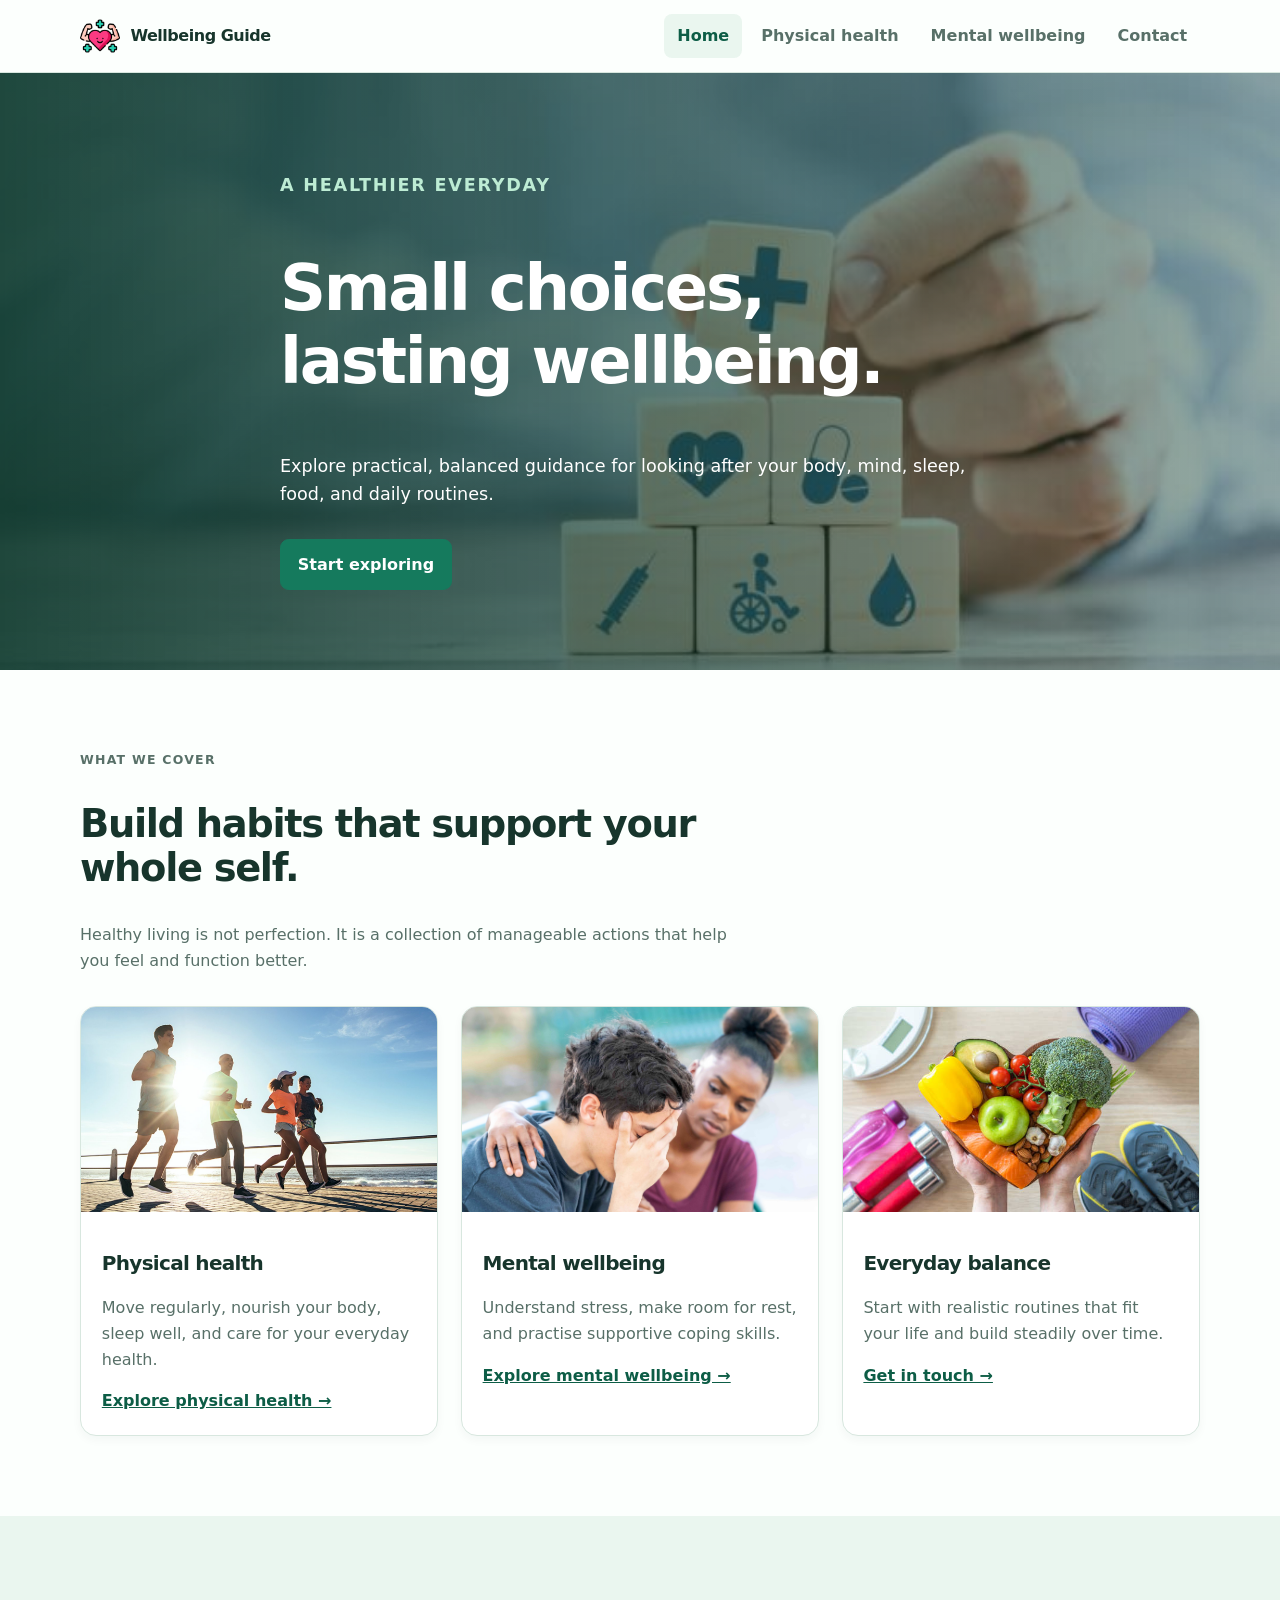
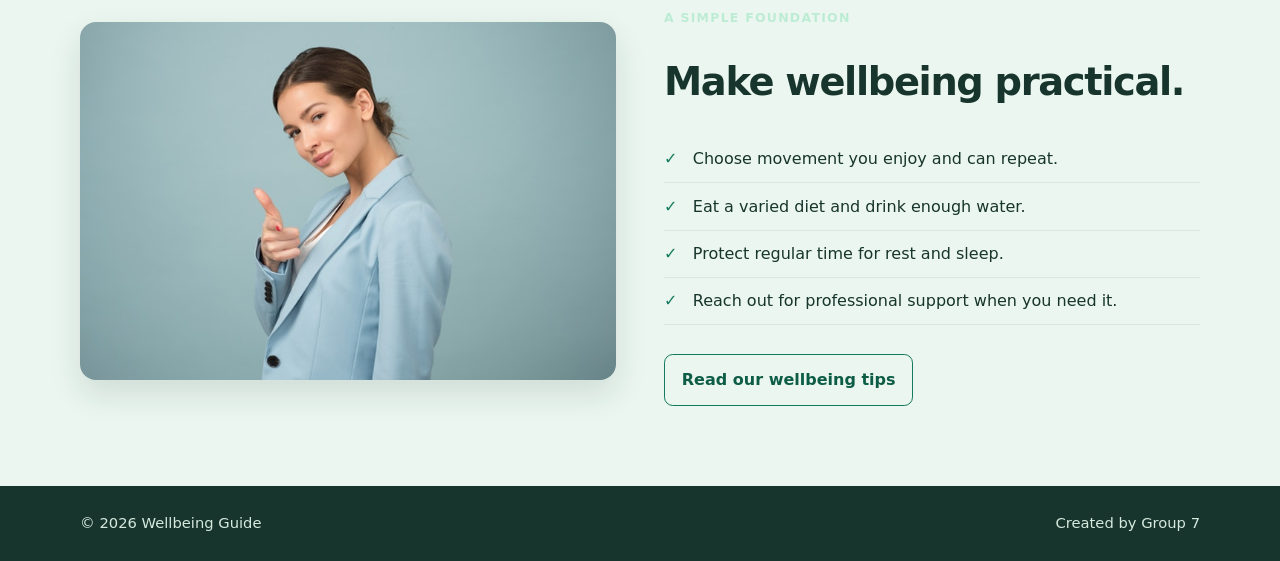
<file: index.html>
<!doctype html>
<html lang="en">

<head>
    <meta charset="utf-8">
    <meta name="viewport" content="width=device-width, initial-scale=1">
    <meta name="description" content="Practical guidance for a healthier body and mind.">
    <title>Wellbeing Guide | Healthy Lifestyle</title>
    <link rel="icon" href="assets/images/better-health.png">
    <link rel="stylesheet" href="assets/css/styles.css">
    <script src="assets/js/main.js" defer></script>
</head>

<body>
    <header class="site-header">
        <div class="container nav-wrap"><a class="brand" href="index.html"><img src="assets/images/better-health.png"
                    alt="Healthy Lifestyle logo">Wellbeing Guide</a><button class="menu-toggle" aria-expanded="false"
                aria-controls="primary-navigation">Menu</button>
            <nav>
                <ul class="nav-list" id="primary-navigation">
                    <li><a href="index.html" aria-current="page">Home</a></li>
                    <li><a href="pages/physical-health.html">Physical health</a></li>
                    <li><a href="pages/mental-wellbeing.html">Mental wellbeing</a></li>
                    <li><a href="pages/contact.html">Contact</a></li>
                </ul>
            </nav>
        </div>
    </header>
    <main>
        <section class="hero">
            <div class="container hero-content">
                <p class="eyebrow">A healthier everyday</p>
                <h1>Small choices, lasting wellbeing.</h1>
                <p>Explore practical, balanced guidance for looking after your body, mind, sleep, food, and daily
                    routines.</p><a class="button" href="#start">Start exploring</a>
            </div>
        </section>
        <section class="section" id="start">
            <div class="container">
                <div class="section-heading">
                    <p class="eyebrow">What we cover</p>
                    <h2>Build habits that support your whole self.</h2>
                    <p>Healthy living is not perfection. It is a collection of manageable actions that help you feel and
                        function better.</p>
                </div>
                <div class="grid">
                    <article class="card"><img src="assets/images/phy.jpg" alt="A person representing physical health">
                        <div class="card-body">
                            <h3>Physical health</h3>
                            <p>Move regularly, nourish your body, sleep well, and care for your everyday health.</p><a
                                href="pages/physical-health.html">Explore physical health →</a>
                        </div>
                    </article>
                    <article class="card"><img src="assets/images/men3.jpg"
                            alt="Person resting in a peaceful outdoor setting">
                        <div class="card-body">
                            <h3>Mental wellbeing</h3>
                            <p>Understand stress, make room for rest, and practise supportive coping skills.</p><a
                                href="pages/mental-wellbeing.html">Explore mental wellbeing →</a>
                        </div>
                    </article>
                    <article class="card"><img src="assets/images/eating.jpg" alt="A nutritious meal">
                        <div class="card-body">
                            <h3>Everyday balance</h3>
                            <p>Start with realistic routines that fit your life and build steadily over time.</p><a
                                href="pages/contact.html">Get in touch →</a>
                        </div>
                    </article>
                </div>
            </div>
        </section>
        <section class="section alt">
            <div class="container split"><img src="assets/images/way.jpg" alt="Person enjoying a calm moment outdoors">
                <div>
                    <p class="eyebrow">A simple foundation</p>
                    <h2>Make wellbeing practical.</h2>
                    <ul class="checklist">
                        <li>Choose movement you enjoy and can repeat.</li>
                        <li>Eat a varied diet and drink enough water.</li>
                        <li>Protect regular time for rest and sleep.</li>
                        <li>Reach out for professional support when you need it.</li>
                    </ul><a class="button secondary" href="pages/mental-wellbeing.html">Read our wellbeing tips</a>
                </div>
            </div>
        </section>
    </main>
    <footer class="site-footer">
        <div class="container footer-content"><span>© 2026 Wellbeing Guide</span><span>Created by Group 7</span></div>
    </footer>
</body>

</html>
</file>
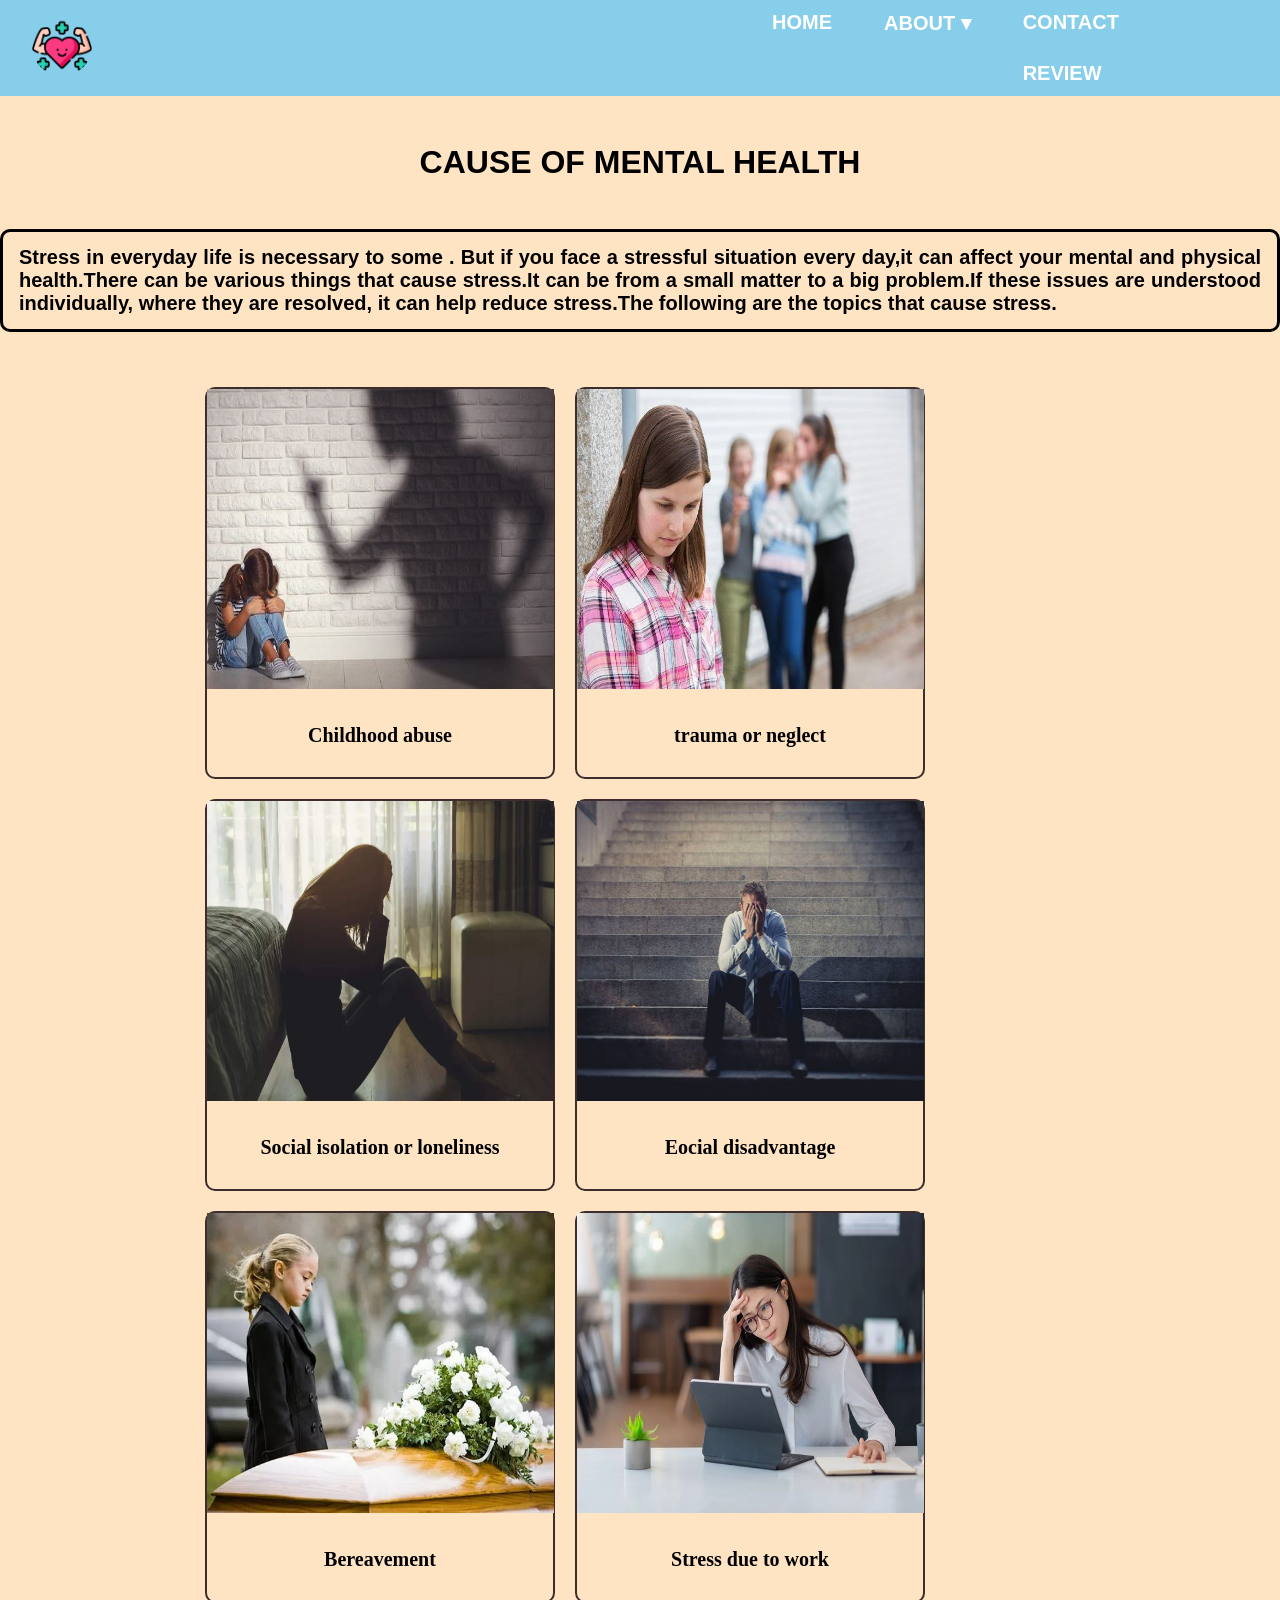
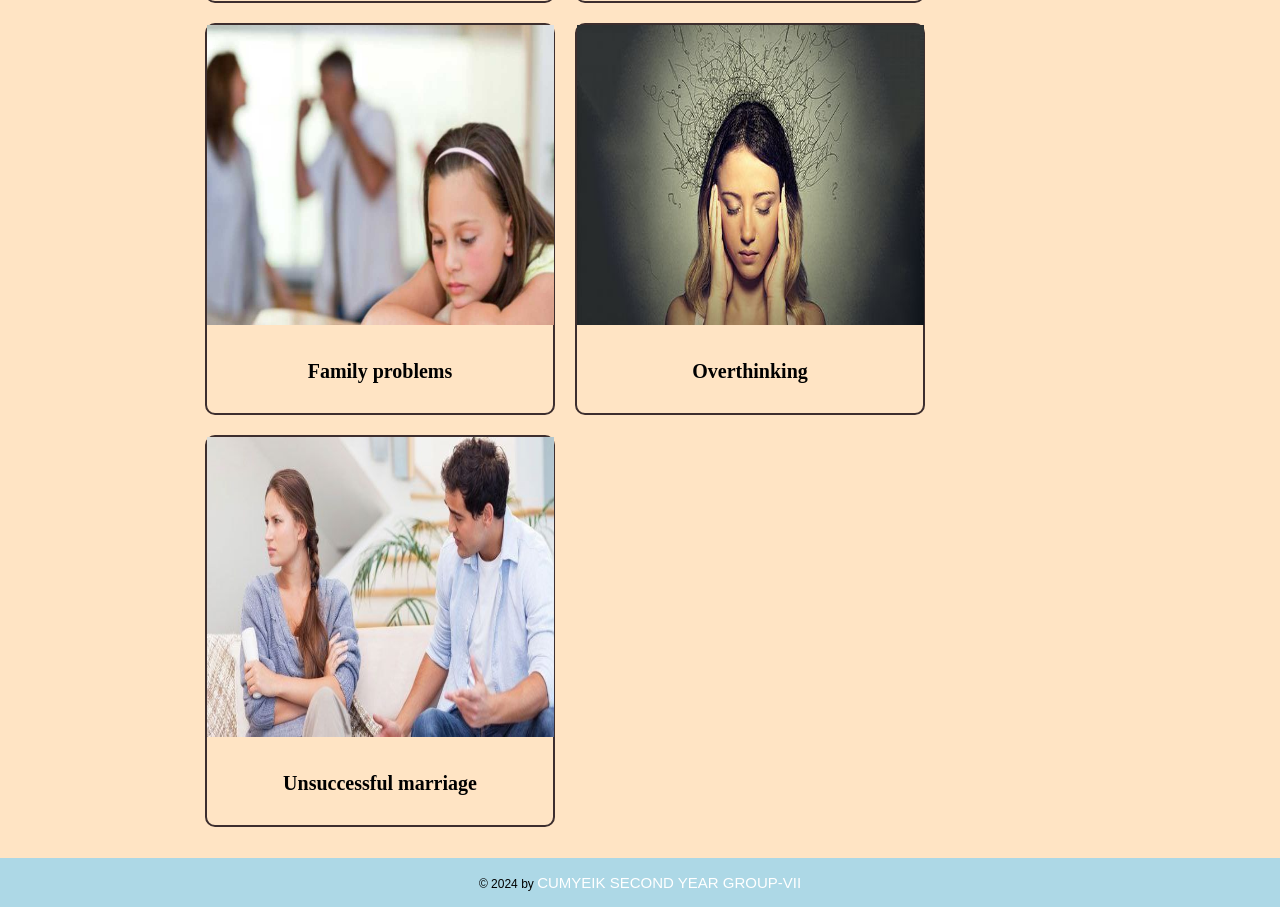
<file: a.html>
<!DOCTYPE html>
 <html lang="en">
    <head>
        <link href="a.html" rel="stylesheet">
        <link rel="icon" href="images/medical-team.png">
        <link rel="stylesheet" href="css/navbar.css">
        <style>
            h1{
                font-family:sans-serif;
                color: black;
                text-align: center;
                margin-top: 3rem;
                margin-bottom: 3rem;
            }
            p{ 
                text-align: justify;
                font-family:sans-serif;
                font-size: 20px;
                font-weight: bold;
                border: 3px solid #000000;
                border-radius: 10px;
                padding: 14px 16px;
            }
            
            .container{
                max-width: 1200px;
                overflow: auto;
                margin-left: 200px;
                margin-top: 50px;
            }
            .gallery {
                margin: 5px 15px 15px 5px;
                border: 2px solid #3d2e2e;
                float: left;
                width: 350px;
                border-radius: 10px;
            }
            .gallery img{
                width: 347px;
                height: 300px;
            }
            .desc{
                padding: 30px;
                text-align: center;
            }
            div{
                font-size: 20px;
                font-family: 'Times New Roman', Times, serif ;
                font-weight: bold;
            }
            .footer{
    background-color: lightblue;
    border-top: var(--border-color);
    position: relative;
    bottom: 0; left: 0; right: 0;
    text-align: center;
    font-size: 1.3rem;
    padding: 1rem 1rem;
    color:var(--text-color);
    margin-top: 1rem;
    z-index: 1000;
    font-size: 12px;
  }
  .footer span{
    color: white;
    font-size: 15px;
  }
        </style>
    </head>
<body>
    <div><img src="images/better-health.png" class="logo"></div>
    <div class="nav">
    <ul>
        <li><a href="index.html">HOME</a></li>
        <li class="dropdown">
            <a href="#" class="dropbtn">ABOUT &dtrif;</a>
            <div class="dropdown-content">
              <a href="physicalhealth.html">Physical Health</a>
              <a href="mentalhealth.html">Mental Health</a>
            </div>
          </li>
        <li><a href="contact.html">CONTACT</a></li>
        <li><a href="review.html">REVIEW</a></li>
    </ul>
</div>
<h1>CAUSE OF MENTAL HEALTH</h1>
    <p >
        Stress in everyday life is necessary to some . But if you face a stressful situation every day,it can affect your mental and physical health.There can be various things that cause stress.It can be from a small matter to a big problem.If these issues are understood individually, where they are resolved, it can help reduce stress.The following are the topics that cause stress.  
    </p>

    <div class="container">

        <div class="gallery">
            <img src="images/ch1.jpg" >
            <div class="desc">Childhood abuse</div>    
        </div>

        <div class="gallery">
            <img src="images/t.jpg" >
            <div class="desc">trauma or neglect</div>    
        </div>

        <div class="gallery">
            <img src="images/so4.jpg" >
            <div class="desc">Social isolation or loneliness</div>    
        </div>

        <div class="gallery">
            <img src="images/eco.jpg">
            <div class="desc">Eocial disadvantage</div>    
        </div>

        <div class="gallery">
            <img src="images/de.webp" >
            <div class="desc">Bereavement </div>    
        </div>

        <div class="gallery">
            <img src="images/ww.jpg" >
            <div class="desc">Stress due to work</div>    
        </div>

        <div class="gallery">
            <img src="images/c.jpg" >
            <div class="desc">Family problems</div>    
        </div>

        <div class="gallery">
            <img src="images/over.jpg" >
            <div class="desc">Overthinking</div>    
        </div>
        <div class="gallery">
            <img src="images/mm.jpg">
            <div class="desc">Unsuccessful marriage</div>    
        </div>

    </div>
    <footer class="footer">
        &copy; 2024 by <span>CUMYEIK SECOND YEAR GROUP-VII</span> 
     </footer>
</body>
 </html>
</file>
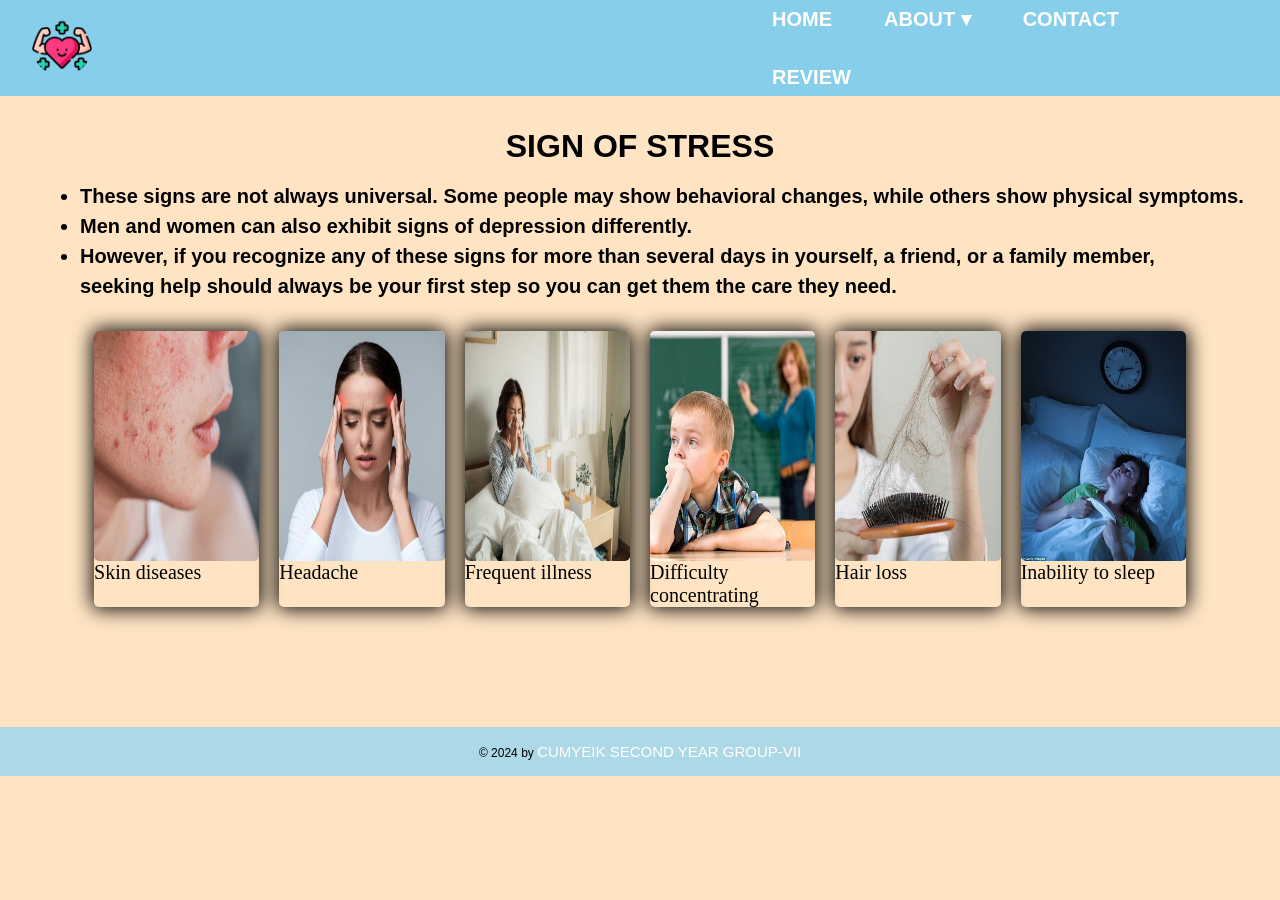
<file: b.html>
<!DOCTYPE html>
 <html lang="en">
    <head>
        <link href="b.html" rel="stylesheet">
        <link rel="icon" href="images/medical-team.png">
        <link rel="stylesheet" href="css/navbar.css">
        <style>
            *{
                font-family: sans-serif;
            }
            h1{
                text-align: center;
                font-family:  sans-serif;
                margin-bottom: 1rem;
                margin-top: 2rem;
            }
            ul,li{
                font-size: 20px;
                font-weight: bold;
                margin-left: 40px;
                line-height: 30px;
            }
            .container{
                width: 90%;
                padding: 20px;
                margin: 100px auto;
                display: flex;
                flex-direction: row;
                margin-top: 10px;
                justify-content: center;
            }
            .box{
                width: 200px;
                margin: 0px 10px;
                box-shadow: 0 0 20px 2px rgba(0, 0, 0, 1);
                transition: 1s;
                border-radius: 5px;
                grid-template-rows: repeat(2,3);
            }
            .box img{
                display: block;
                width: 100%;
                border-radius: 5px;
            }
            .box:hover{
                transform: scale(2,2);
                z-index: 5;

            }
            figcaption{
                font-size: 20px;
                font-family: 'Times New Roman', Times, serif;
            }
            .footer{
                background-color: lightblue;
                border-top: var(--border-color);
                position: relative;
                bottom: 0; left: 0; right: 0;
                text-align: center;
                font-size: 1.3rem;
                padding: 1rem 1rem;
                color:var(--text-color);
                margin-top: 1rem;
                z-index: 1000;
                font-size: 12px;
            }
            .footer span{
                color: white;
                font-size: 15px;
            }       
  </style>
    </head>
    <body>
        <div><img src="images/better-health.png" class="logo"></div>
        <div class="nav">
        <ul>
            <li><a href="index.html">HOME</a></li>
            <li class="dropdown">
                <a href="#" class="dropbtn">ABOUT &dtrif;</a>
                <div class="dropdown-content">
                  <a href="physicalhealth.html">Physical Health</a>
                  <a href="mentalhealth.html">Mental Health</a>
                </div>
            </li>
            <li><a href="contact.html">CONTACT</a></li>
            <li><a href="review.html">REVIEW</a></li>
        </ul>
    </div>
    <div>
        <h1>SIGN OF STRESS</h1>
        <ul>
            <li>These signs are not always universal. Some people may show behavioral changes, while others show physical symptoms.</li>
            <li>Men and women can also exhibit signs of depression differently.</li>
            <li>However, if you recognize any of these signs for more than several days in yourself, a friend, or a family member, <br>seeking help should always be your first step so you can get them the care they need.</li>
        </ul>
 
    </div>
        <div class="container">
        <div class="box">
            
            <img src="images/sk.jpg"  height="230"><figcaption>Skin diseases</figcaption>
        </div>

        <div class="box">
            <img src="images/he.jpg"  height="230"><figcaption>Headache</figcaption>
        </div>

        <div class="box">
            <img src="images/ill.jpg"  height="230"><figcaption>Frequent illness</figcaption>
        </div>

        <div class="box">
            <img src="images/diff.jpg"  height="230"><figcaption>Difficulty concentrating</figcaption>
        </div>

        <div class="box">
            <img src="images/hair.jpg"  height="230"><figcaption>Hair loss</figcaption>
        </div>

        <div class="box">
            <img src="images/sleep.jpg"  height="230"><figcaption>Inability to sleep</figcaption>
        </div>

       </div>
    </figure>
    <footer class="footer">
        &copy; 2024 by <span>CUMYEIK SECOND YEAR GROUP-VII</span> 
     </footer>
    </body>
</html>
</file>
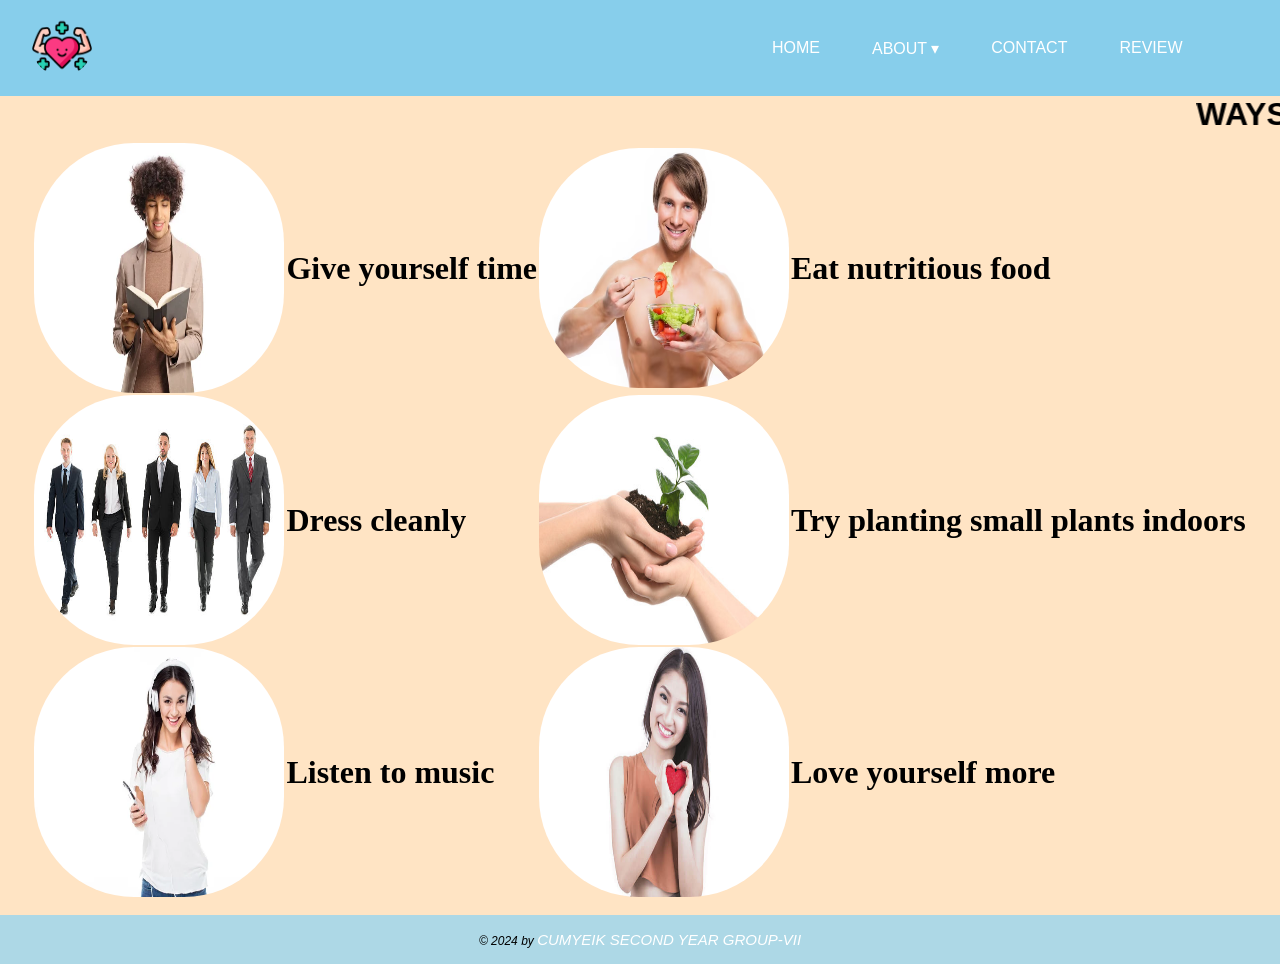
<file: c.html>
<!DOCTYPE html>
 <html lang="en">
    <head>
        <link href="c.html" rel="stylesheet">
        <link rel="stylesheet" href="css/navbar.css">
        <link rel="icon" href="images/medical-team.png">
        <link rel="stylesheet" href="css/style.css">
        <style>
                h1{
                    text-align: center;
                    font-family: sans-serif;
                }
                table{
                    margin-left: auto;
                    margin-right: auto;
                }
                img{
                    border-radius: 100px 100px;
                }
                td{
                    font-family: 'Times New Roman', Times, serif;
                    font-weight: bold;
                    font-size: 2em;
                }
                .footer{
    background-color: lightblue;
    border-top: var(--border-color);
    position: relative;
    bottom: 0; left: 0; right: 0;
    text-align: center;
    font-size: 1.3rem;
    padding: 1rem 1rem;
    color:var(--text-color);
    margin-top: 1rem;
    z-index: 1000;
    font-size: 12px;
  }
  .footer span{
    color: white;
    font-size: 15px;
  }
        </style>
        <body>
            <div><img src="images/better-health.png" class="logo"></div>
        <div class="nav">
        <ul>
            <li><a href="index.html">HOME</a></li>
            <li class="dropdown">
                <a href="#" class="dropbtn">ABOUT &dtrif;</a>
                <div class="dropdown-content">
                  <a href="physicalhealth.html">Physical Health</a>
                  <a href="mentalhealth.html">Mental Health</a>
                </div>
            </li>
            <li><a href="contact.html">CONTACT</a></li>
            <li><a href="review.html">REVIEW</a></li>
        </ul>
    </div>
           <h1> <marquee>WAYS TO RELIEVES STRESS</marquee></h1>
            <table>
                <tr>
                    
                    <td><img src="images/soe.jpg" width="250" height="250" ></td>
                    <td>Give yourself time </td>
                    <td><img src="images/thet.avif"width="250" height="240" ></td>
                    <td>Eat nutritious food</td>
                </tr>
                <tr >
                <td><img src="images/gr.jpg"width="250" height="250" ></td>
                <td>Dress cleanly</td>
                 <td><img src="images/p.jpg"width="250" height="250" ></td>
                <td>Try planting small plants indoors</td></tr>

                <tr>
                <td><img src="images/mu.jpg"width="250" height="250" ></td>
                <td>Listen to music</td>
                 <td><img src="images/wathone.jpg"width="250" height="250" ></td>
                <td>Love yourself more</td></tr>
        </table>
        <footer class="footer">
            &copy; 2024 by <span>CUMYEIK SECOND YEAR GROUP-VII</span> 
         </footer>
        </body>
</html>
</file>
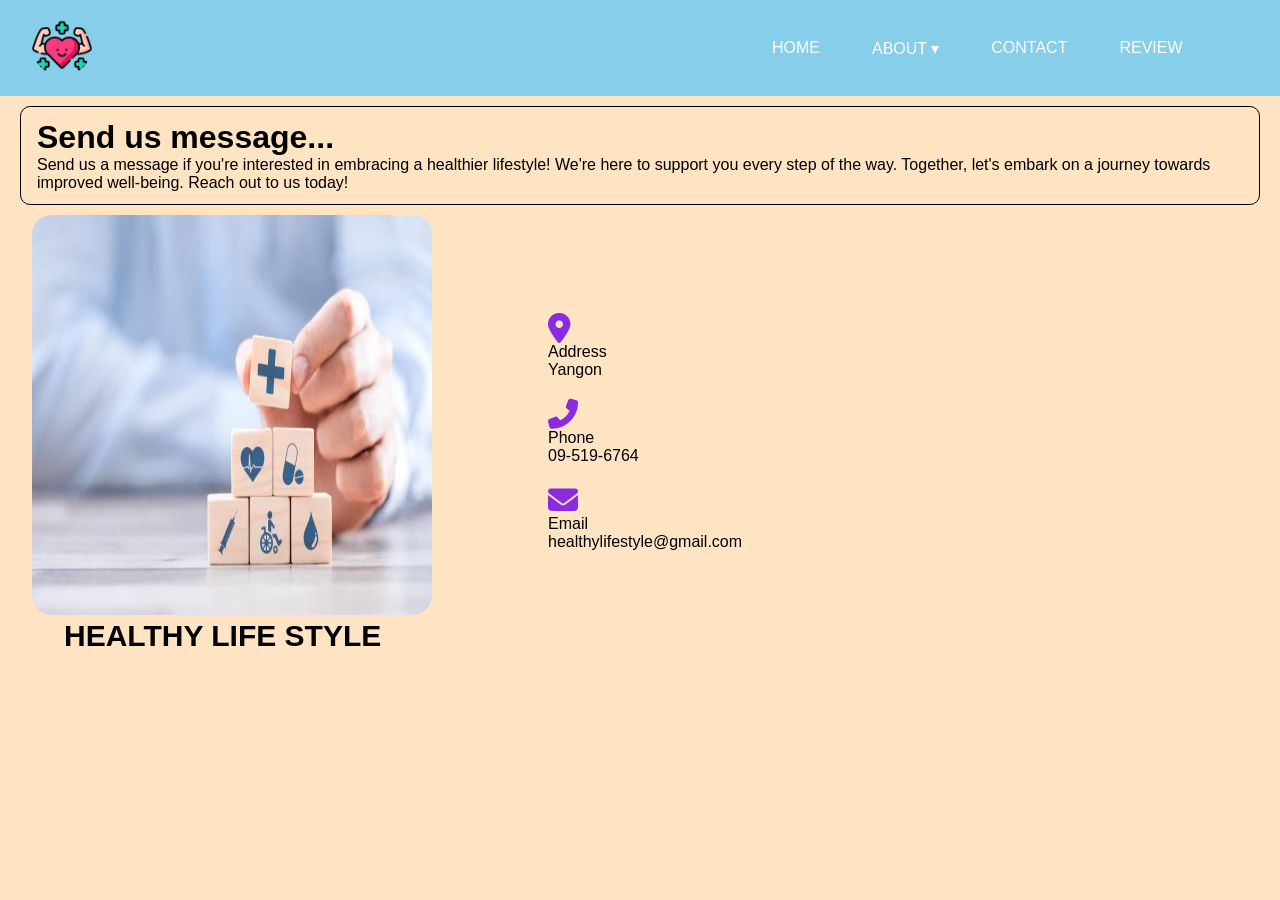
<file: contact.html>
<!DOCTYPE html>
<html lang="en">
<head>
    <meta charset="UTF-8">
    <meta name="viewport" content="width=device-width, initial-scale=1.0">
    <title>Helathy Life Style</title>
    <link rel="icon" href="images/medical-team.png">
    <link rel="stylesheet" href="css/navbar.css">
    <link rel="stylesheet" href="https://cdnjs.cloudflare.com/ajax/libs/font-awesome/6.4.2/css/all.min.css">
    <link rel="stylesheet" href="css/contact.css">
</head>
<body>
    <div><img src="images/better-health.png" class="logo"></div>
        <div class="nav">
        <ul>
            <li><a href="index.html">HOME</a></li>
            <li class="dropdown">
                <a href="#" class="dropbtn">ABOUT &dtrif;</a>
                <div class="dropdown-content">
                  <a href="physicalhealth.html">Physical Health</a>
                  <a href="mentalhealth.html">Mental Health</a>
                </div>
            </li>
            <li><a href="contact.html">CONTACT</a></li>
            <li><a href="review.html">REVIEW</a></li>
        </ul>
    </div>
<div>
    </div>
    <div class="box"><h1>Send us message...</h1><p>Send us a message if you're interested in embracing a healthier lifestyle! We're here to support you every step of the way. Together, let's embark on a journey towards improved well-being. Reach out to us today!</p></div>
</div>
<figure><img class="image" src="images/b1.jpg" width="400" height="400"><figcaption>Healthy Life Style</figcaption></figure>

<div class="post">
<div class="contact">
    <div class="address">
<i class="fas fa-map-marker-alt"></i>
<div class="text">Address</div>
<div class="t">Yangon</div>
</div>
<div class="phone">
<i class="fas fa-phone-alt"></i>
<div class="text">Phone</div>
<div class="t">09-519-6764</div>
</div>
<div class="email">
<i class="fas fa-envelope"></i>
<div class="text">Email</div>
<div class="t">healthylifestyle@gmail.com</div>
</div>
</div>
</body>
</html>
</file>
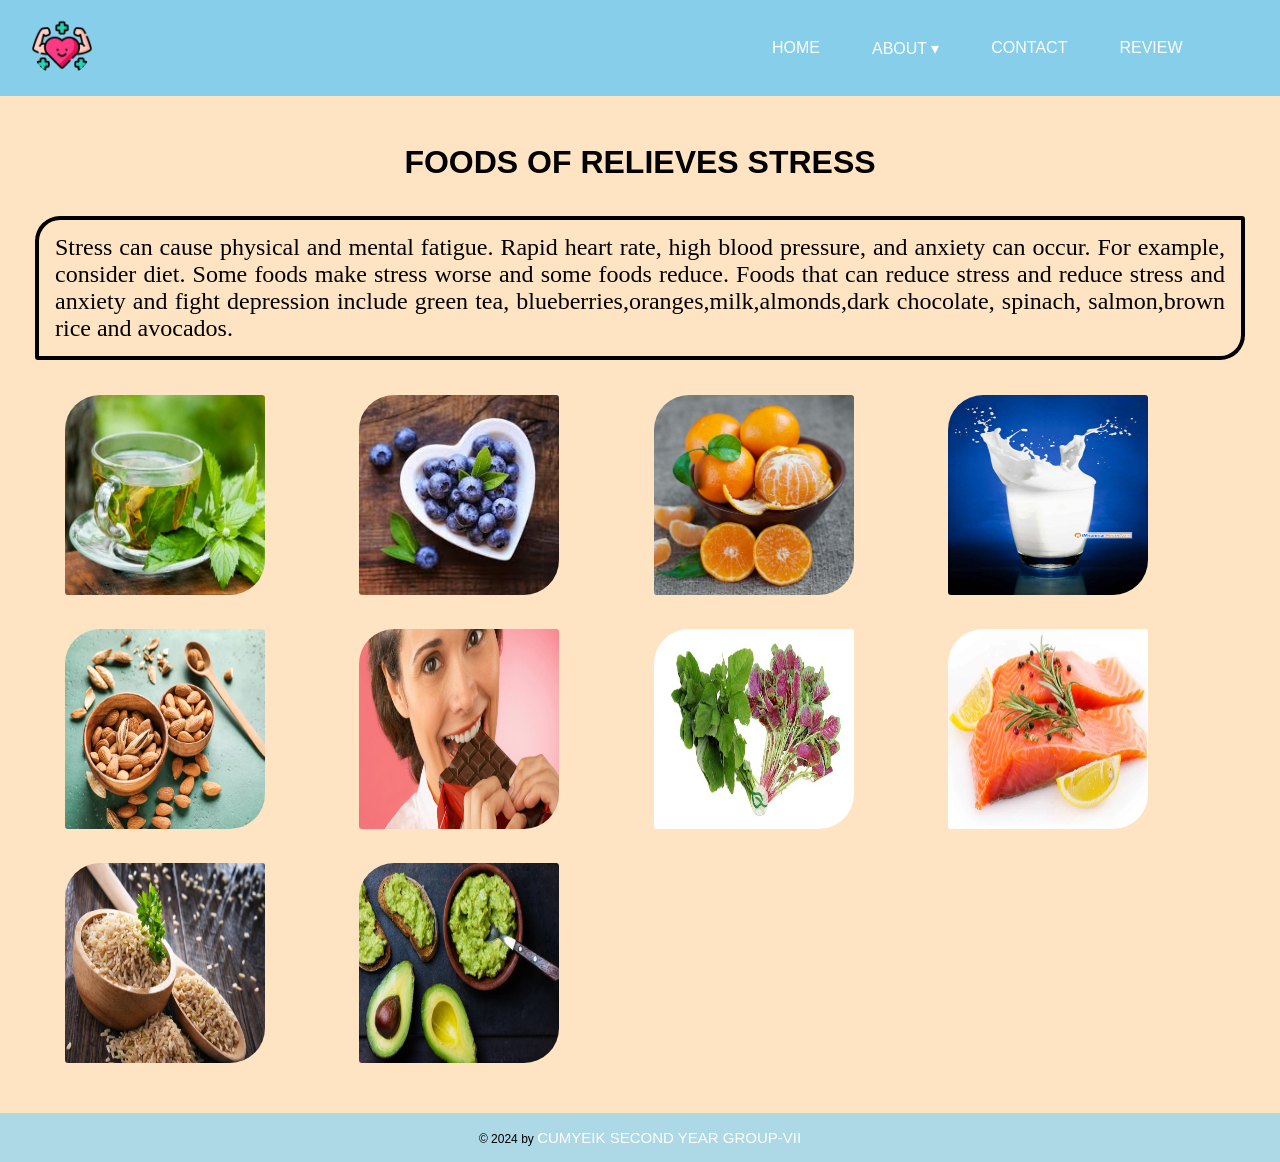
<file: d.html>
<!DOCTYPE html>
 <html lang="en">
    <head>
        <link rel="stylesheet" href="css/navbar.css">
        <link rel="icon" href="images/medical-team.png">
        <style>
            
h1{
  font-family: sans-serif;
  text-align: center;
  margin-top: 3rem;
}
p{
  font-family: 'Times New Roman', Times, serif;
  font-size: 1.5em;
  font-weight: 400;
  text-align: justify;
  margin: 35px 35px;
  border: 4px solid #000000;
  padding: 14px 16px;
  border-radius: 25px 3px;
  
}
.img1{
  width: 200px;
  height: 200px;
  border-radius: 35px 3px;
  margin-right: 25px;
  margin-left: 65px;
  margin-bottom: 30px;
}
.footer{
    background-color: lightblue;
    border-top: var(--border-color);
    position: relative;
    bottom: 0; left: 0; right: 0;
    text-align: center;
    font-size: 1.3rem;
    padding: 1rem 1rem;
    color:var(--text-color);
    margin-top: 1rem;
    z-index: 1000;
    font-size: 12px;
  }
  .footer span{
    color: white;
    font-size: 15px;
  }
img:hover{
    box-shadow: 0 0 20px 0px  rgb(20, 19, 19);
    transition: transform 0.4s ease-in-out;
}
        </style>
        </head>
        <body>
            <div><img src="images/better-health.png" class="logo"></div>
    <div class="nav">
    <ul>
        <li><a href="index.html">HOME</a></li>
        <li class="dropdown">
            <a href="#" class="dropbtn">ABOUT &dtrif;</a>
            <div class="dropdown-content">
              <a href="physicalhealth.html">Physical Health</a>
              <a href="mentalhealth.html">Mental Health</a>
            </div>
        </li>
        <li><a href="contact.html">CONTACT</a></li>
        <li><a href="review.html">REVIEW</a></li>
    </ul>
</div>
<h1>FOODS OF RELIEVES STRESS</h1>
            <p>
                Stress can cause physical and mental fatigue. Rapid heart rate, high blood pressure, and anxiety can occur.
                 For example, consider diet. Some foods make stress worse and some foods reduce.
                 Foods that can reduce stress and reduce stress and anxiety and fight depression include green tea, 
                 blueberries,oranges,milk,almonds,dark chocolate, spinach, salmon,brown rice and avocados.            
            </p>
            <img class="img1" src="images/green.jpg" alt="green tea">
            <img class="img1"src="images/blue.jpg" alt="blueberries">
            <img class="img1"src="images/ora.jpg" alt="Oranges">
            <img class="img1"src="images/milk.jpg" alt="Milk">
            <img class="img1"src="images/alm.avif" alt="Almonds">
            <img class="img1"src="images/cho.jpg" alt="Dark chocolate">
            <img class="img1"src="images/sp.jpg" alt="Spinach">
            <img class="img1"src="images/mon.jpg" alt="salmon">
            <img class="img1"src="images/bro.jpg" alt="Brown rice">
            <img class="img1"src="images/av.jpg" alt="Avocados">
            <footer class="footer">
                &copy; 2024 by <span>CUMYEIK SECOND YEAR GROUP-VII</span> 
             </footer>
        </body>
        </html>
</file>
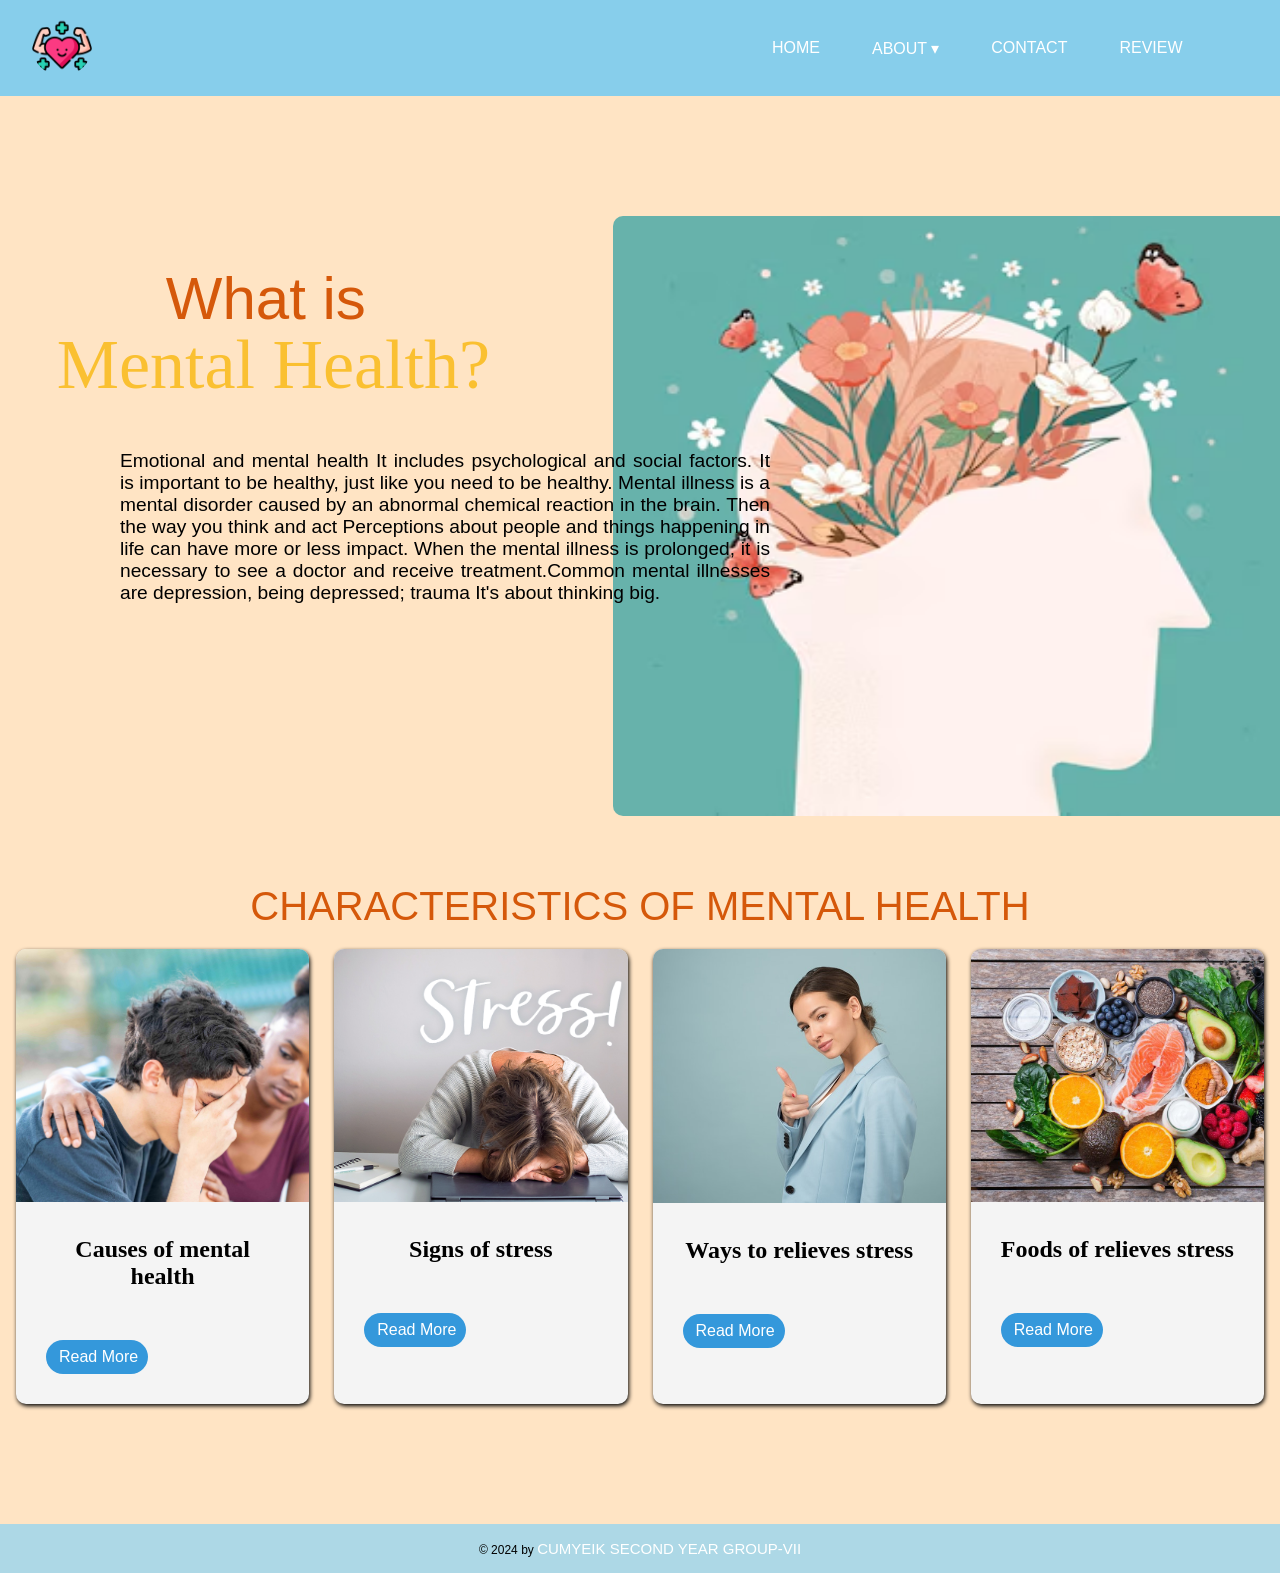
<file: mentalhealth.html>
<!DOCTYPE html>
<html lang="en">
    <head>
        <meta charset="UTF-8">
        <link rel="icon" href="images/medical-team.png">
        <link rel="stylesheet" href="css/mental.css">
        <link rel="stylesheet" href="css/navbar.css">
        <style>

            h1{
                font-size: 40px;
                font-weight: 300;
                color:rgb(213, 88, 10);
                text-align: center;
                margin-top: 30px;
            }
            body{
                background-color:bisque
        
            }
            h2{
                text-align: center;
                font-family: mv boli;
                margin-bottom: 50px;
            }
            a{text-decoration: none;
            text-align: center;}
            .card-container{
                display: flex;
                justify-content: center;
                gap: 25px;
                margin-bottom: 100px;
                padding: 20px 16px;
            }
            .card{
                width: 325pxd;
                background-color: #f4f4f4;
                border-radius: 10px;
                box-shadow: 1px 2px 4px rgba(2, 2, 2, 2);
                overflow: hidden;
        
            }
            .card img{width:100;
                height: auto;
                object-fit: cover;
            }
            .card-content{
                padding: 30px;
        
            }
            
            .card-content h1{
                font-size: 24px;
                color:#666;
                margin-bottom: 20px;
            }
            .card-button{
                display: inline-block;
                background-color: #3498db;
                color: #fff;
                text-decoration: none;
                border-radius: 20px;
                padding: 8px 10px;
                text-indent: 3px;
            }
            .card-button:hover{
                background-color: white;
                color:#3498db;
            }
            .footer{
    background-color: lightblue;
    border-top: var(--border-color);
    position: relative;
    bottom: 0; left: 0; right: 0;
    text-align: center;
    font-size: 1.3rem;
    padding: 1rem 1rem;
    color:var(--text-color);
    margin-top: 1rem;
    z-index: 1000;
    font-size: 12px;
  }
  .footer span{
    color: white;
    font-size: 15px;
  }
                </style>
    </head>
    <body>
        <div><img src="images/better-health.png" class="logo"></div>
        <div class="nav">
        <ul>
            <li><a href="index.html">HOME</a></li>
            <li class="dropdown">
                <a href="#" class="dropbtn">ABOUT &dtrif;</a>
                <div class="dropdown-content">
                  <a href="physicalhealth.html">Physical Health</a>
                  <a href="mentalhealth.html">Mental Health</a>
                </div>
            </li>
            <li><a href="contact.html">CONTACT</a></li>
            <li><a href="review.html">REVIEW</a></li>
        </ul>
    </div>
        <section>
            <div class="main">
                <div class="men_text">
                    <h1>What is <span><br>Mental Health?</span></h1>
                </div>
                <div><img src="images/ya.avif" height="600" width="600">
                </div>
        </div>
        <p>
            Emotional and mental health It includes psychological and social factors. It is important to be healthy, just like you need to be healthy. Mental illness is a mental disorder caused by an abnormal chemical reaction in the brain.

            Then the way you think and act Perceptions about people and things happening in life can have more or less impact. When the mental illness is prolonged, it is necessary to see a doctor and receive treatment.Common mental illnesses are depression, being depressed; trauma It's about thinking big.   
        </p>
    </section>
    <div><h1>CHARACTERISTICS OF MENTAL HEALTH</h1></div>
        <div class="card-container">
<div class="card">
    <img src="images/men3.jpg" width="380" height="380" >
    <div class="card-content">
        <h2>Causes of mental health</h2>
        
        <a href="a.html" class="card-button">Read More</a>
        
    </div>
</div>
<div class="card">
    <img src="images/stress (1).jpg" width="380" height="380" >
    <div class="card-content">
        <h2>Signs of stress</h2>
        <a href="b.html" class="card-button">Read More</a>
    </div>
</div>
<div class="card">
    <img src="images/way.jpg" width="380" height="380">
    <div class="card-content">
        <h2>Ways to relieves stress</h2>
        
        <a href="c.html" class="card-button">Read More</a>
    </div>
</div>
<div class="card">
    <img src="images/food.jpg" width="380" height="380">
    <div class="card-content">
        <h2>Foods of relieves stress</h2>
        
        <a href="d.html" class="card-button">Read More</a>
    </div>
</div>
        </div>
        <footer class="footer">
            &copy; 2024 by <span>CUMYEIK SECOND YEAR GROUP-VII</span> 
         </footer>
    </body>
</html>
</file>
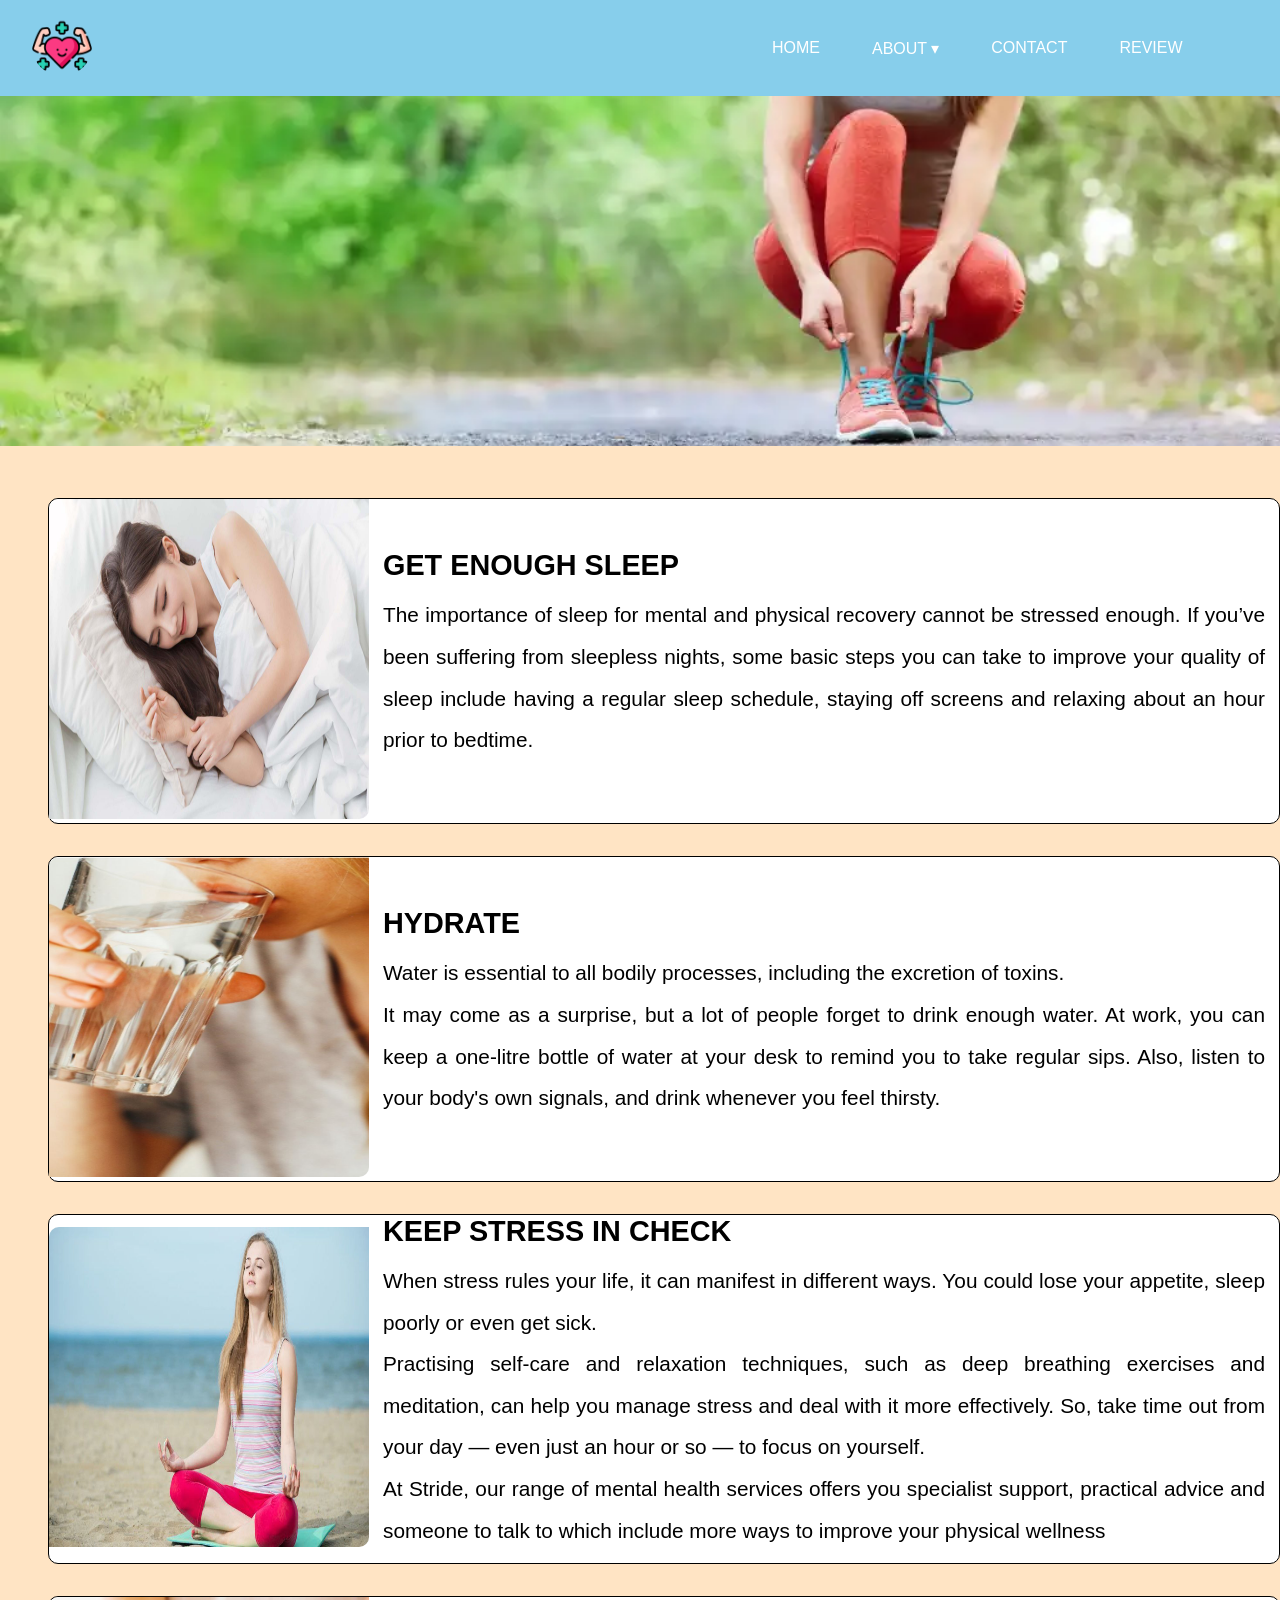
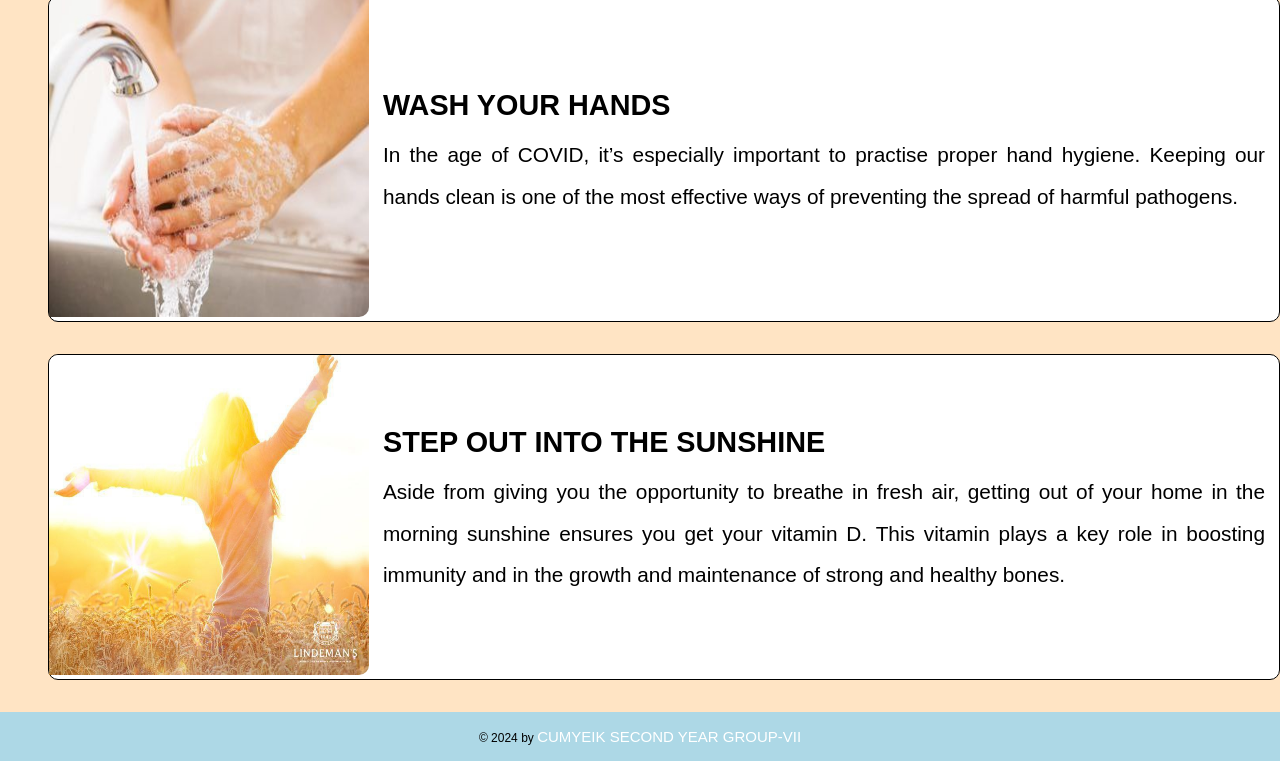
<file: phy1.html>
<!DOCTYPE html>
<html lang="en">
<head>
    <meta charset="UTF-8">
    <meta name="viewport" content="width=device-width, initial-scale=1.0">
    <title>Healthy Life Style</title>
    <link rel="icon" href="images/medical-team.png">
    <link rel="stylesheet" href="css/navbar.css">
    <link rel="stylesheet" href="css/phy1.css">
</head>
<body>
<div><img src="images/better-health.png" class="logo"></div>
    <div class="nav">
    <ul>
        <li><a href="index.html">HOME</a></li>
        <li class="dropdown">
            <a href="#" class="dropbtn">ABOUT &dtrif;</a>
            <div class="dropdown-content">
              <a href="physicalhealth.html">Physical Health</a>
              <a href="mentalhealth.html">Mental Health</a>
            </div>
        </li>
        <li><a href="contact.html">CONTACT</a></li>
        <li><a href="review.html">REVIEW</a></li>
    </ul>
</div>
<div class="bg">
    <img src="images/pq.webp" width="100%" height="350px">
</div>
<div class="row">
    <div class="image">
    <img src="images/sleep (2).jpg">
    </div>
    <div class="content">
        <h2>Get enough sleep</h2>
        <p>The importance of sleep for mental and physical recovery cannot be stressed enough. If you’ve been suffering from sleepless nights, some basic steps you can take to improve your quality of sleep include having a regular sleep schedule, staying off screens and relaxing about an hour prior to bedtime.</p>
    </div>
</div>
<div class="row">
    <div class="image">
        <img src="images/drink.jpg">
    </div>
    <div class="content">
        <h2>Hydrate</h2>
        <p>Water is essential to all bodily processes, including the excretion of toxins.<br>It may come as a surprise, but a lot of people forget to drink enough water. At work, you can keep a one-litre bottle of water at your desk to remind you to take regular sips. Also, listen to your body's own signals, and drink whenever you feel thirsty.</p>
    </div>
</div>
<div class="row">
    <div class="image">
        <img src="images/check.jpg">
    </div>
    <div class="content">
        <h2>Keep stress in check</h2>
        <p>When stress rules your life, it can manifest in different ways. You could lose your appetite, sleep poorly or even get sick.<br>Practising self-care and relaxation techniques, such as deep breathing exercises and meditation, can help you manage stress and deal with it more effectively. So, take time out from your day — even just an hour or so — to focus on yourself.<br>At Stride, our range of mental health services offers you specialist support, practical advice and someone to talk to which include more ways to improve your physical wellness</p>
    </div>
</div>
<div class="row">
    <div class="image">
        <img src="images/wash.jpg">
    </div>
    <div class="content">
        <h2>Wash your hands</h2>
        <p>In the age of COVID, it’s especially important to practise proper hand hygiene. Keeping our hands clean is one of the most effective ways of preventing the spread of harmful pathogens.</p>
    </div>
</div>
<div class="row">
    <div class="image">
        <img src="images/sun.jpg">
    </div>
    <div class="content">
        <h2>Step out into the sunshine</h2>
        <p>Aside from giving you the opportunity to breathe in fresh air, getting out of your home in the morning sunshine ensures you get your vitamin D. This vitamin plays a key role in boosting immunity and in the growth and maintenance of strong and healthy bones.</p>
    </div>
</div>
<div>
<footer class="footer">
    &copy; 2024 by <span>CUMYEIK SECOND YEAR GROUP-VII</span> 
 </footer>
</div>
</body>
</html>
</file>
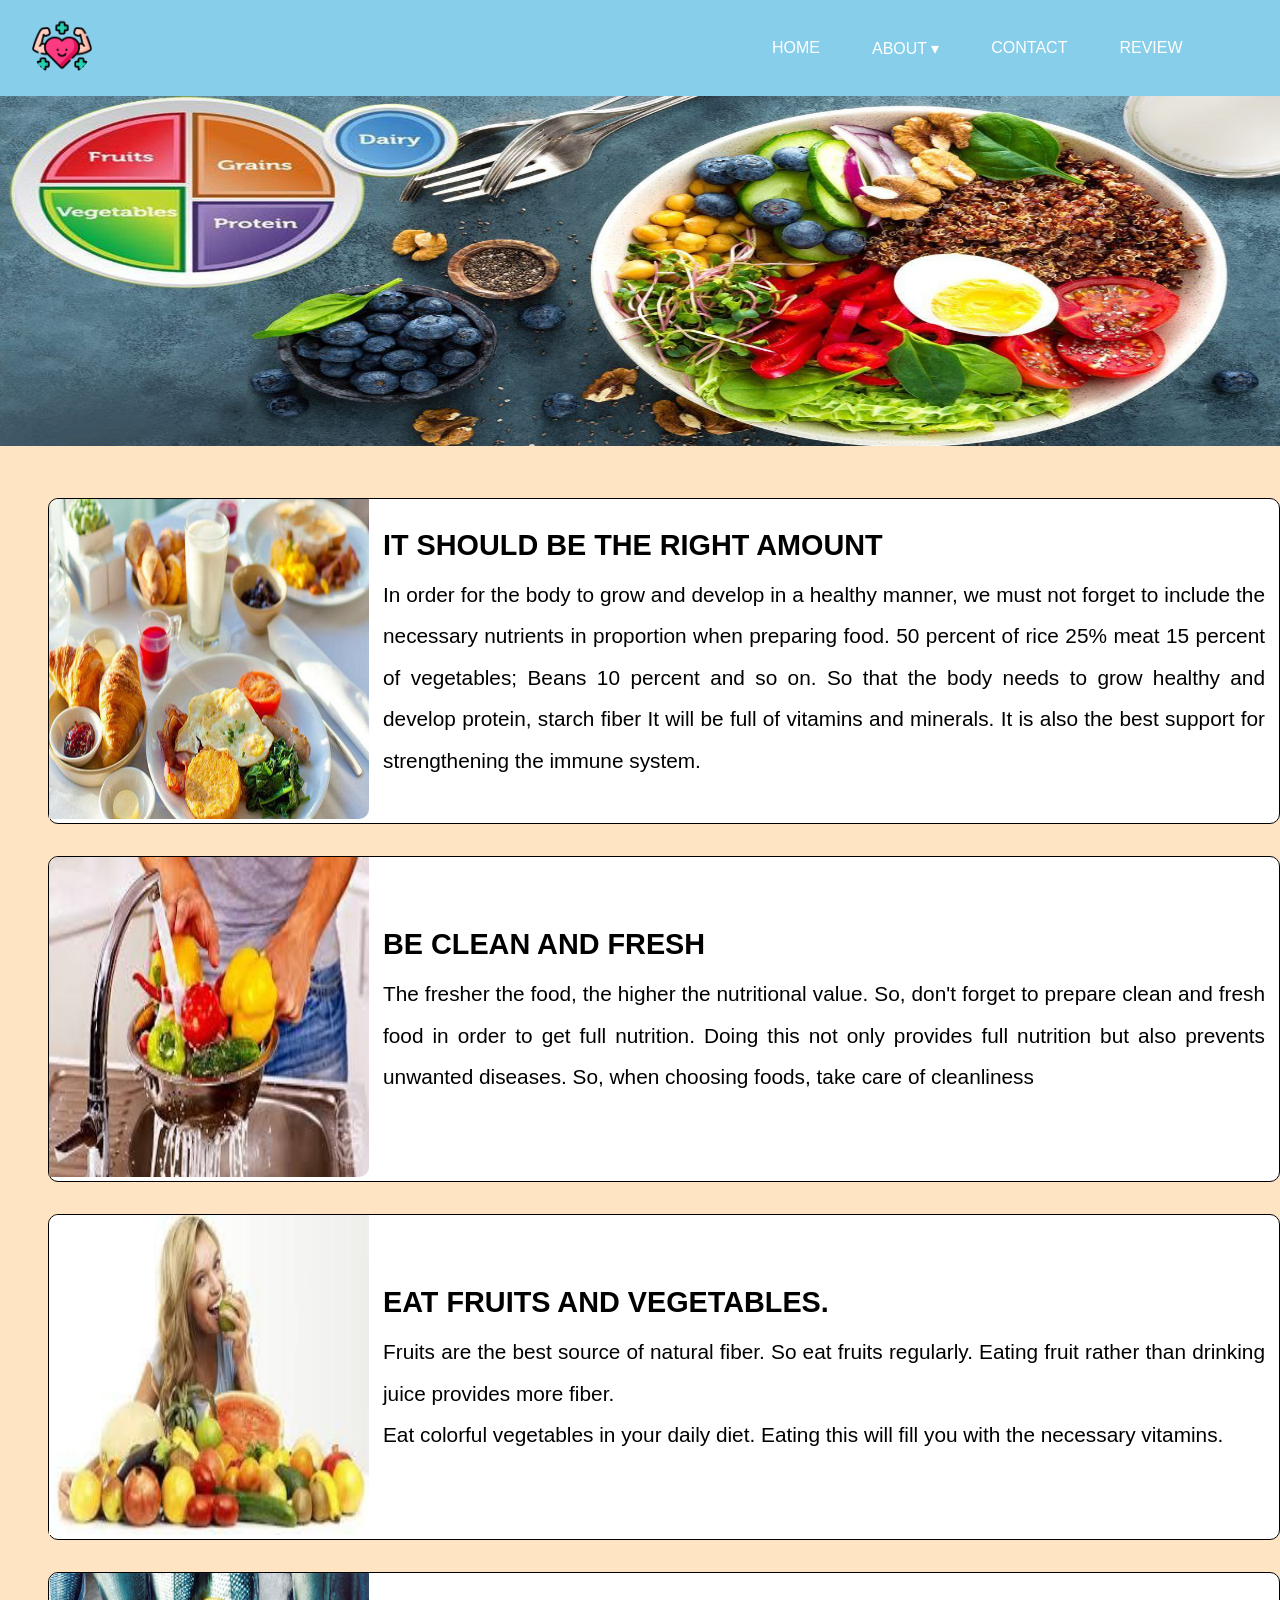
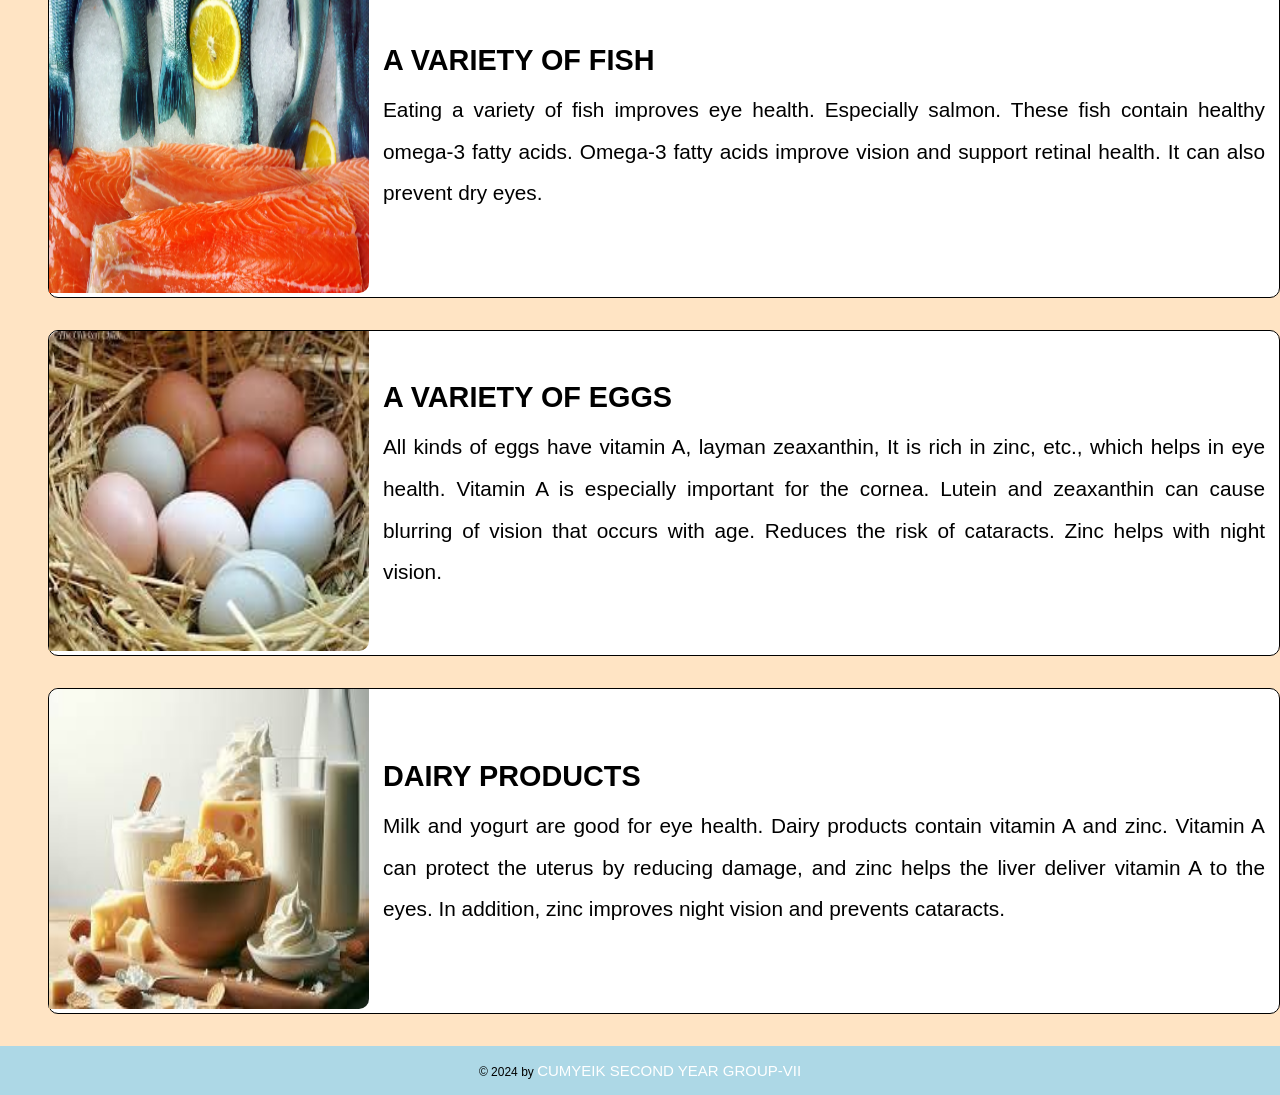
<file: phy2.html>
<!DOCTYPE html>
<html lang="en">
<head>
    <meta charset="UTF-8">
    <meta name="viewport" content="width=device-width, initial-scale=1.0">
    <title>Healthy Life Style</title>
    <link rel="icon" href="images/medical-team.png">
    <link rel="stylesheet" href="css/navbar.css">
    <link rel="stylesheet" href="css/phy1.css">
</head>
<body>
<div><img src="images/better-health.png" class="logo"></div>
    <div class="nav">
    <ul>
        <li><a href="index.html">HOME</a></li>
        <li class="dropdown">
            <a href="#" class="dropbtn">ABOUT &dtrif;</a>
            <div class="dropdown-content">
              <a href="physicalhealth.html">Physical Health</a>
              <a href="mentalhealth.html">Mental Health</a>
            </div>
        </li>
        <li><a href="contact.html">CONTACT</a></li>
        <li><a href="review.html">REVIEW</a></li>
    </ul>
</div>
<div class="bg">
    <img src="images/eat1.jpg" width="100%" height="350px">
</div>
<div class="row">
    <div class="image">
        <img src="images/amount.jpg">
    </div>
    <div class="content">
        <h2>It should be the right amount</h2>
        <p>In order for the body to grow and develop in a healthy manner, we must not forget to include the necessary nutrients in proportion when preparing food. 50 percent of rice  25% meat  15 percent of vegetables; Beans 10 percent and so on. So that the body needs to grow healthy and develop protein,  starch  fiber  It will be full of vitamins and minerals. It is also the best support for strengthening the immune system.</p>
    </div>
</div>
<div class="row">
    <div class="image">
        <img src="images/clean.jpg">
    </div>
    <div class="content">
        <h2>Be clean and fresh</h2>
        <p>The fresher the food, the higher the nutritional value. So, don't forget to prepare clean and fresh food in order to get full nutrition. Doing this not only provides full nutrition but also prevents unwanted diseases. So, when choosing foods, take care of cleanliness</p>
    </div>
</div>
<div class="row">
    <div class="image">
        <img src="images/vege.jpg">
    </div>
    <div class="content">
        <h2>Eat fruits and vegetables.</h2>
        <p>Fruits are the best source of natural fiber.  So eat fruits regularly.  Eating fruit rather than drinking juice provides more fiber.<br>Eat colorful vegetables in your daily diet.  Eating this will fill you with the necessary vitamins.</p>
    </div>
</div>
<div class="row">
    <div class="image">
        <img src="images/fish.webp">
    </div>
    <div class="content">
        <h2>A variety of fish</h2>
        <p>Eating a variety of fish improves eye health.  Especially salmon.  These fish contain healthy omega-3 fatty acids.  Omega-3 fatty acids improve vision and support retinal health.  It can also prevent dry eyes.</p>
    </div>
</div>
<div class="row">
    <div class="image">
        <img src="images/egg.jpg">
    </div>
    <div class="content">
        <h2>A variety of eggs</h2>
        <p>All kinds of eggs have vitamin A,  layman  zeaxanthin,  It is rich in zinc, etc., which helps in eye health.  Vitamin A is especially important for the cornea.  Lutein and zeaxanthin can cause blurring of vision that occurs with age.  Reduces the risk of cataracts.  Zinc helps with night vision.</p>
    </div>
</div>
<div class="row">
    <div class="image">
        <img src="images/product.jpg">
    </div>
    <div class="content">
        <h2>Dairy products</h2>
        <p> Milk and yogurt are good for eye health.  Dairy products contain vitamin A and zinc.  Vitamin A can protect the uterus by reducing damage, and zinc helps the liver deliver vitamin A to the eyes.  In addition, zinc improves night vision and prevents cataracts.</p>
    </div>
</div>
<footer class="footer">
    &copy; 2024 by <span>CUMYEIK SECOND YEAR GROUP-VII</span> 
 </footer>
</body>
</html>
</file>
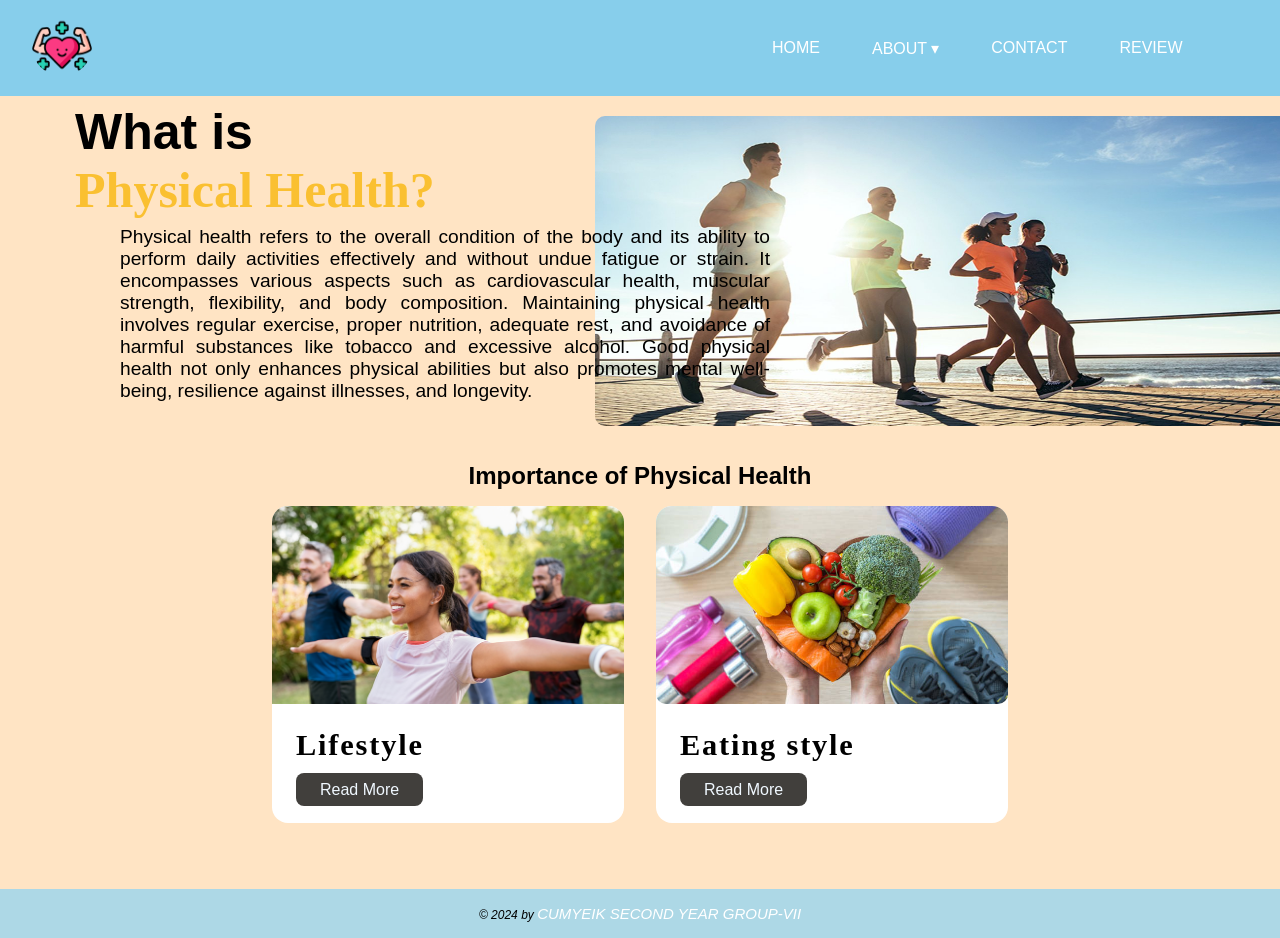
<file: physicalhealth.html>
<!DOCTYPE html>
<html lang="en">
<head>
    <meta charset="UTF-8">
    <meta name="viewport" content="width=device-width, initial-scale=1.0">
    <title>Healthy Life Style</title>
    <link rel="icon" href="images/medical-team.png">
    <link href="css/style.css" rel="stylesheet">
    <link rel="stylesheet" href="css/navbar.css">
    <link rel="stylesheet" href="css/phy.css">
</head>
<body>
    <div><img src="images/better-health.png" class="logo"></div>
    <div class="nav">
    <ul>
        <li><a href="index.html">HOME</a></li>
        <li class="dropdown">
          <a href="#" class="dropbtn">ABOUT &dtrif;</a>
          <div class="dropdown-content">
            <a href="physicalhealth.html">Physical Health</a>
            <a href="mentalhealth.html">Mental Health</a>
          </div>
        </li>
        <li><a href="contact.html">CONTACT</a></li>
        <li><a href="review.html">REVIEW</a></li>
    </ul>
</div>


<section>
  <div class="main">
      <div class="men_text">
          <h1>What is <span><br>Physical Health?</span></h1>
      </div>
      <div><img src="images/phy.jpg" height="310" width="350">
      </div>
</div>
<p>
  Physical health refers to the overall condition of the body and its ability to perform daily activities effectively and without undue fatigue or strain. It encompasses various aspects such as cardiovascular health, muscular strength, flexibility, and body composition. Maintaining physical health involves regular exercise, proper nutrition, adequate rest, and avoidance of harmful substances like tobacco and excessive alcohol. Good physical health not only enhances physical abilities but also promotes mental well-being, resilience against illnesses, and longevity.
</p>
</div>
</section>
<h2 class="title">Importance of Physical Health</h2>

<section class="articles">
 
  <article>
    <div class="article-wrapper">
      <figure>
        <img src="images/ex.jpg" alt="" />
      </figure>
      <div class="article-body">
        <h2>Lifestyle</h2>
        <a href="phy1.html" class="btn">Read More</a>
      </div>
    </div>
  </article>

  <article>
    <div class="article-wrapper">
      <figure>
        <img src="images/eating.jpg" alt="" />
      </figure>
      <div class="article-body">
        <h2>Eating style</h2>
        <a href="phy2.html" class="btn">Read More</a>
      </div>
    </div>
  </article>
</section>
<footer class="footer">
  &copy; 2024 by <span>CUMYEIK SECOND YEAR GROUP-VII</span> 
</footer>
</body>
</html>
</file>
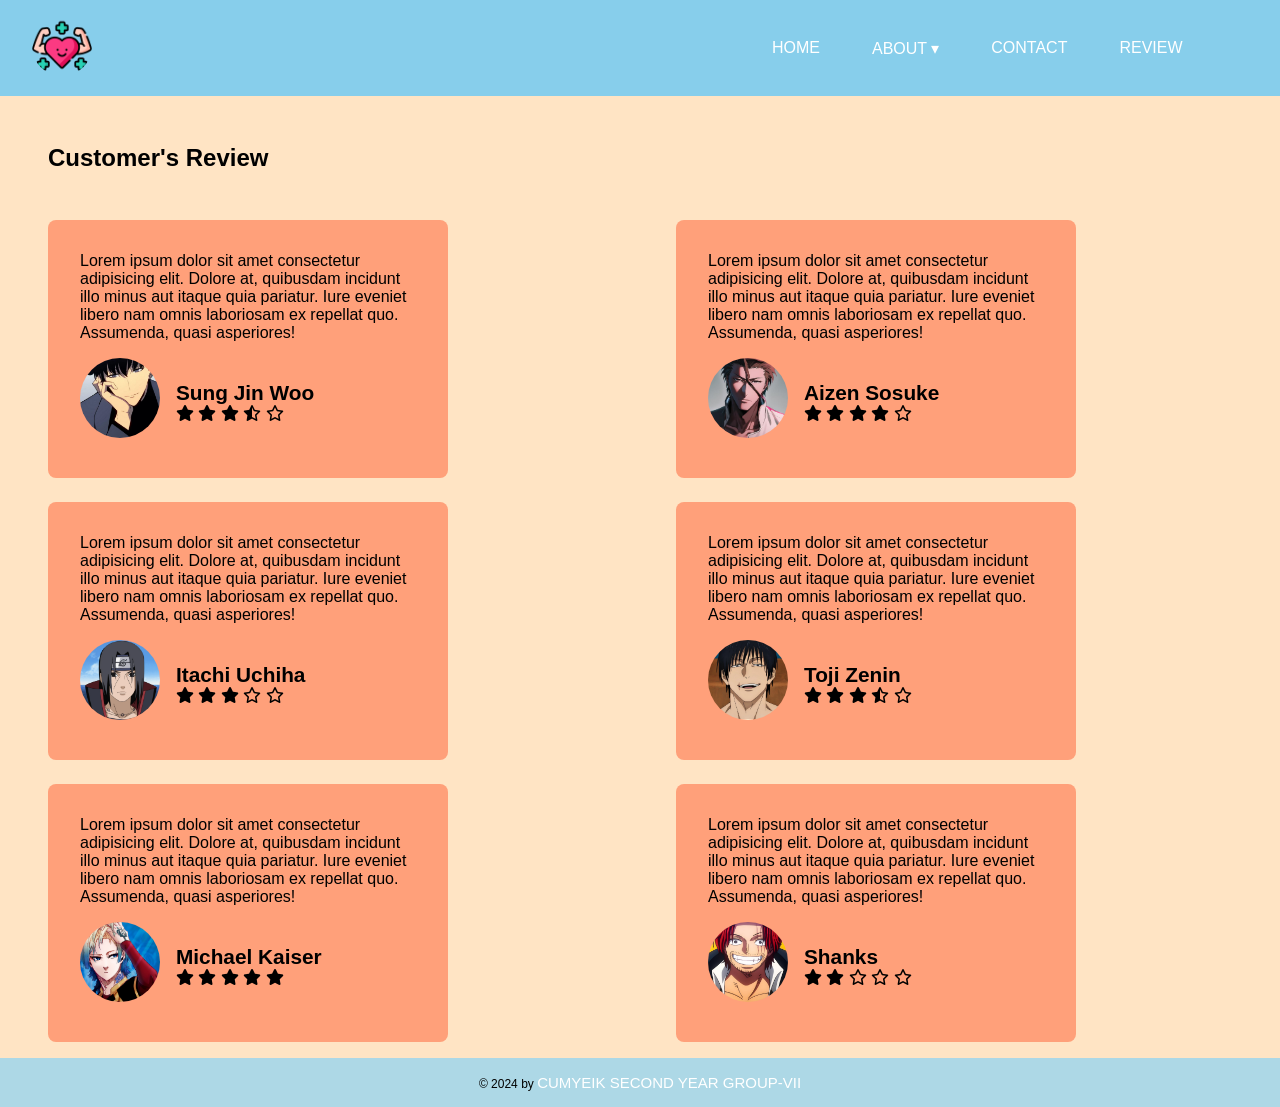
<file: review.html>
<!DOCTYPE html>
<html lang="en">
<head>
    <meta charset="UTF-8">
    <meta name="viewport" content="width=device-width, initial-scale=1.0">
    <title>HealthyLifeSyle</title>
    <link rel="icon" href="images/medical-team.png">
    <link rel="stylesheet" href="css/navbar.css">
    <link rel="stylesheet" href="css/review.css">
    <link rel="stylesheet" href="https://cdnjs.cloudflare.com/ajax/libs/font-awesome/6.5.2/css/all.min.css">
</head>
<body>
    <div><img src="images/better-health.png" class="logo"></div>
    <div class="nav">
    <ul>
        <li><a href="index.html">HOME</a></li>
        <li class="dropdown">
            <a href="#" class="dropbtn">ABOUT &dtrif;</a>
            <div class="dropdown-content">
              <a href="physicalhealth.html">Physical Health</a>
              <a href="mentalhealth.html">Mental Health</a>
            </div>
        </li>
        <li><a href="contact.html">CONTACT</a></li>
        <li><a href="review.html">REVIEW</a></li>
    </ul>
</div>
<section class="reviews">
    <h1 class="heading">Customer's Review</h1>

    <div class="box-container">
       <div class="box">
          <p>Lorem ipsum dolor sit amet consectetur adipisicing elit. Dolore at, quibusdam incidunt illo minus aut itaque quia pariatur. Iure eveniet libero nam omnis laboriosam ex repellat quo. Assumenda, quasi asperiores!</p>
          <div class="user">
             <img src="images/jinwoo.jpg" alt="">
             <div>
                <h3>Sung Jin Woo</h3>
                <div class="stars">
                   <i class="fa-solid fa-star"></i>
                   <i class="fa-solid fa-star"></i>
                   <i class="fa-solid fa-star"></i>
                   <i class="fa-regular fa-star-half-stroke"></i>
                   <i class="fa-regular fa-star"></i>
                </div>
             </div>
          </div>
       </div>

       <div class="box">
          <p>Lorem ipsum dolor sit amet consectetur adipisicing elit. Dolore at, quibusdam incidunt illo minus aut itaque quia pariatur. Iure eveniet libero nam omnis laboriosam ex repellat quo. Assumenda, quasi asperiores!
          </p>
          <div class="user">
             <img src="images/aizen.jpeg" alt="">
             <div>
                <h3>Aizen Sosuke</h3>
                <div class="stars">
                   <i class="fa-solid fa-star"></i>
                   <i class="fa-solid fa-star"></i>
                   <i class="fa-solid fa-star"></i>
                   <i class="fa-solid fa-star"></i>
                   <i class="fa-regular fa-star"></i>
                </div>
             </div>
          </div>
       </div>

       <div class="box">
          <p>Lorem ipsum dolor sit amet consectetur adipisicing elit. Dolore at, quibusdam incidunt illo minus aut itaque quia pariatur. Iure eveniet libero nam omnis laboriosam ex repellat quo. Assumenda, quasi asperiores!
          </p>
          <div class="user">
             <img src="images/itachi.webp" alt="">
             <div>
                <h3>Itachi Uchiha</h3>
                <div class="stars">
                   <i class="fa-solid fa-star"></i>
                   <i class="fa-solid fa-star"></i>
                   <i class="fa-solid fa-star"></i>
                   <i class="fa-regular fa-star"></i>
                   <i class="fa-regular fa-star"></i>
                </div>
             </div>
          </div>
       </div>

       <div class="box">
          <p>Lorem ipsum dolor sit amet consectetur adipisicing elit. Dolore at, quibusdam incidunt illo minus aut itaque quia pariatur. Iure eveniet libero nam omnis laboriosam ex repellat quo. Assumenda, quasi asperiores!
          </p>
          <div class="user">
             <img src="images/toji.webp" alt="">
             <div>
                <h3>Toji Zenin</h3>
                <div class="stars">
                   <i class="fa-solid fa-star"></i>
                   <i class="fa-solid fa-star"></i>
                   <i class="fa-solid fa-star"></i>
                   <i class="fa-regular fa-star-half-stroke"></i>
                   <i class="fa-regular fa-star"></i>
                </div>
             </div>
          </div>
       </div>

       <div class="box">
         <p>Lorem ipsum dolor sit amet consectetur adipisicing elit. Dolore at, quibusdam incidunt illo minus aut itaque quia pariatur. Iure eveniet libero nam omnis laboriosam ex repellat quo. Assumenda, quasi asperiores!
         </p>
         <div class="user">
            <img src="images/kaiser.webp" alt="">
            <div>
               <h3>Michael Kaiser</h3>
               <div class="stars">
                  <i class="fa-solid fa-star"></i>
                  <i class="fa-solid fa-star"></i>
                  <i class="fa-solid fa-star"></i>
                  <i class="fa-solid fa-star"></i>
                  <i class="fa-solid fa-star"></i>
               </div>
            </div>
         </div>
      </div>

      <div class="box">
         <p>Lorem ipsum dolor sit amet consectetur adipisicing elit. Dolore at, quibusdam incidunt illo minus aut itaque quia pariatur. Iure eveniet libero nam omnis laboriosam ex repellat quo. Assumenda, quasi asperiores!</p>
         <div class="user">
            <img src="images/shank.avif" alt="">
            <div>
               <h3>Shanks</h3>
               <div class="stars">
                  <i class="fa-solid fa-star"></i>
                  <i class="fa-solid fa-star"></i>
                  <i class="fa-regular fa-star"></i>
                  <i class="fa-regular fa-star"></i>
                  <i class="fa-regular fa-star"></i>
               </div>
            </div>
         </div>
      </div>
    </div>

 </section>
 <footer class="footer">
    &copy; 2024 by <span>CUMYEIK SECOND YEAR GROUP-VII</span> 
 </footer>
</body>
</html>
</file>
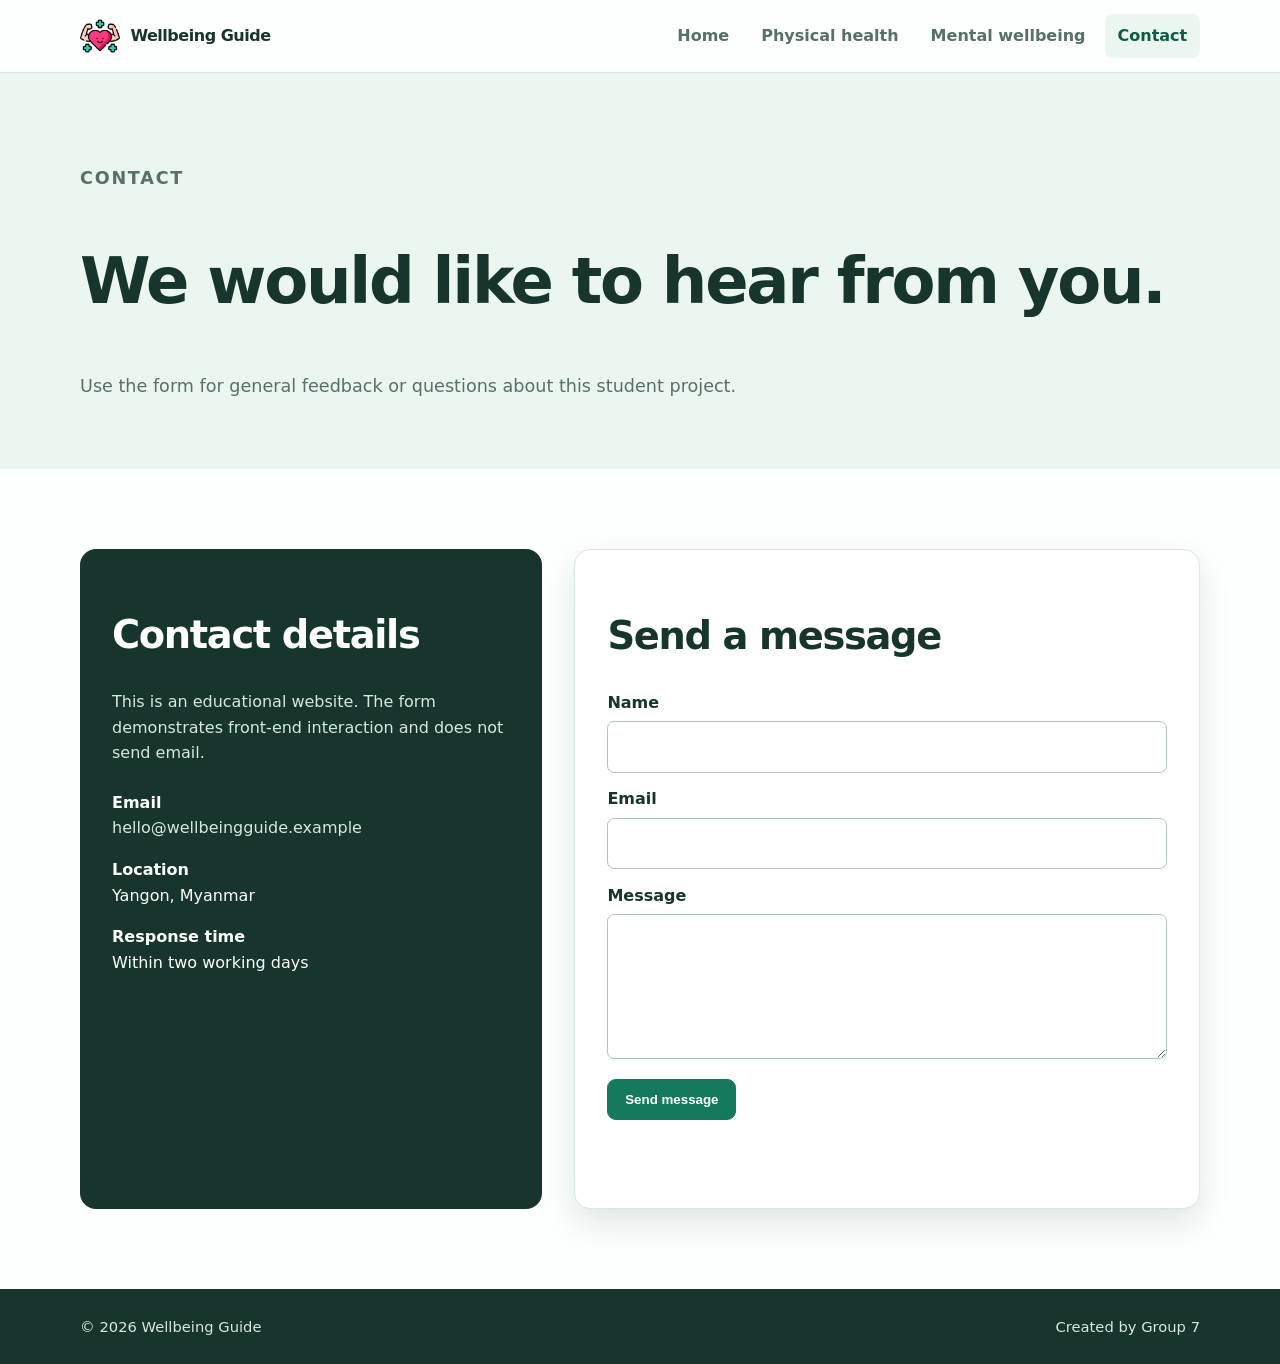
<file: pages/contact.html>
<!doctype html>
<html lang="en">
<head><meta charset="utf-8"><meta name="viewport" content="width=device-width, initial-scale=1"><meta name="description" content="Contact the Wellbeing Guide team."><title>Contact | Wellbeing Guide</title><link rel="icon" href="../assets/images/better-health.png"><link rel="stylesheet" href="../assets/css/styles.css"><script src="../assets/js/main.js" defer></script></head>
<body>
<header class="site-header"><div class="container nav-wrap"><a class="brand" href="../index.html"><img src="../assets/images/better-health.png" alt="Healthy Lifestyle logo">Wellbeing Guide</a><button class="menu-toggle" aria-expanded="false" aria-controls="primary-navigation">Menu</button><nav><ul class="nav-list" id="primary-navigation"><li><a href="../index.html">Home</a></li><li><a href="physical-health.html">Physical health</a></li><li><a href="mental-wellbeing.html">Mental wellbeing</a></li><li><a href="contact.html" aria-current="page">Contact</a></li></ul></nav></div></header>
<main><section class="topic-hero"><div class="container"><p class="eyebrow">Contact</p><h1>We would like to hear from you.</h1><p>Use the form for general feedback or questions about this student project.</p></div></section><section class="section"><div class="container contact-layout"><aside class="contact-panel"><h2>Contact details</h2><p>This is an educational website. The form demonstrates front-end interaction and does not send email.</p><address><div><strong>Email</strong><br><a href="mailto:hello@wellbeingguide.example">hello@wellbeingguide.example</a></div><div><strong>Location</strong><br>Yangon, Myanmar</div><div><strong>Response time</strong><br>Within two working days</div></address></aside><section class="form-card"><h2>Send a message</h2><form data-contact-form><label for="name">Name</label><input id="name" name="name" autocomplete="name" required><label for="email">Email</label><input id="email" name="email" type="email" autocomplete="email" required><label for="message">Message</label><textarea id="message" name="message" required></textarea><button class="button" type="submit">Send message</button><p class="form-message" aria-live="polite"></p></form></section></div></section></main>
<footer class="site-footer"><div class="container footer-content"><span>© 2026 Wellbeing Guide</span><span>Created by Group 7</span></div></footer>
</body></html>
</file>
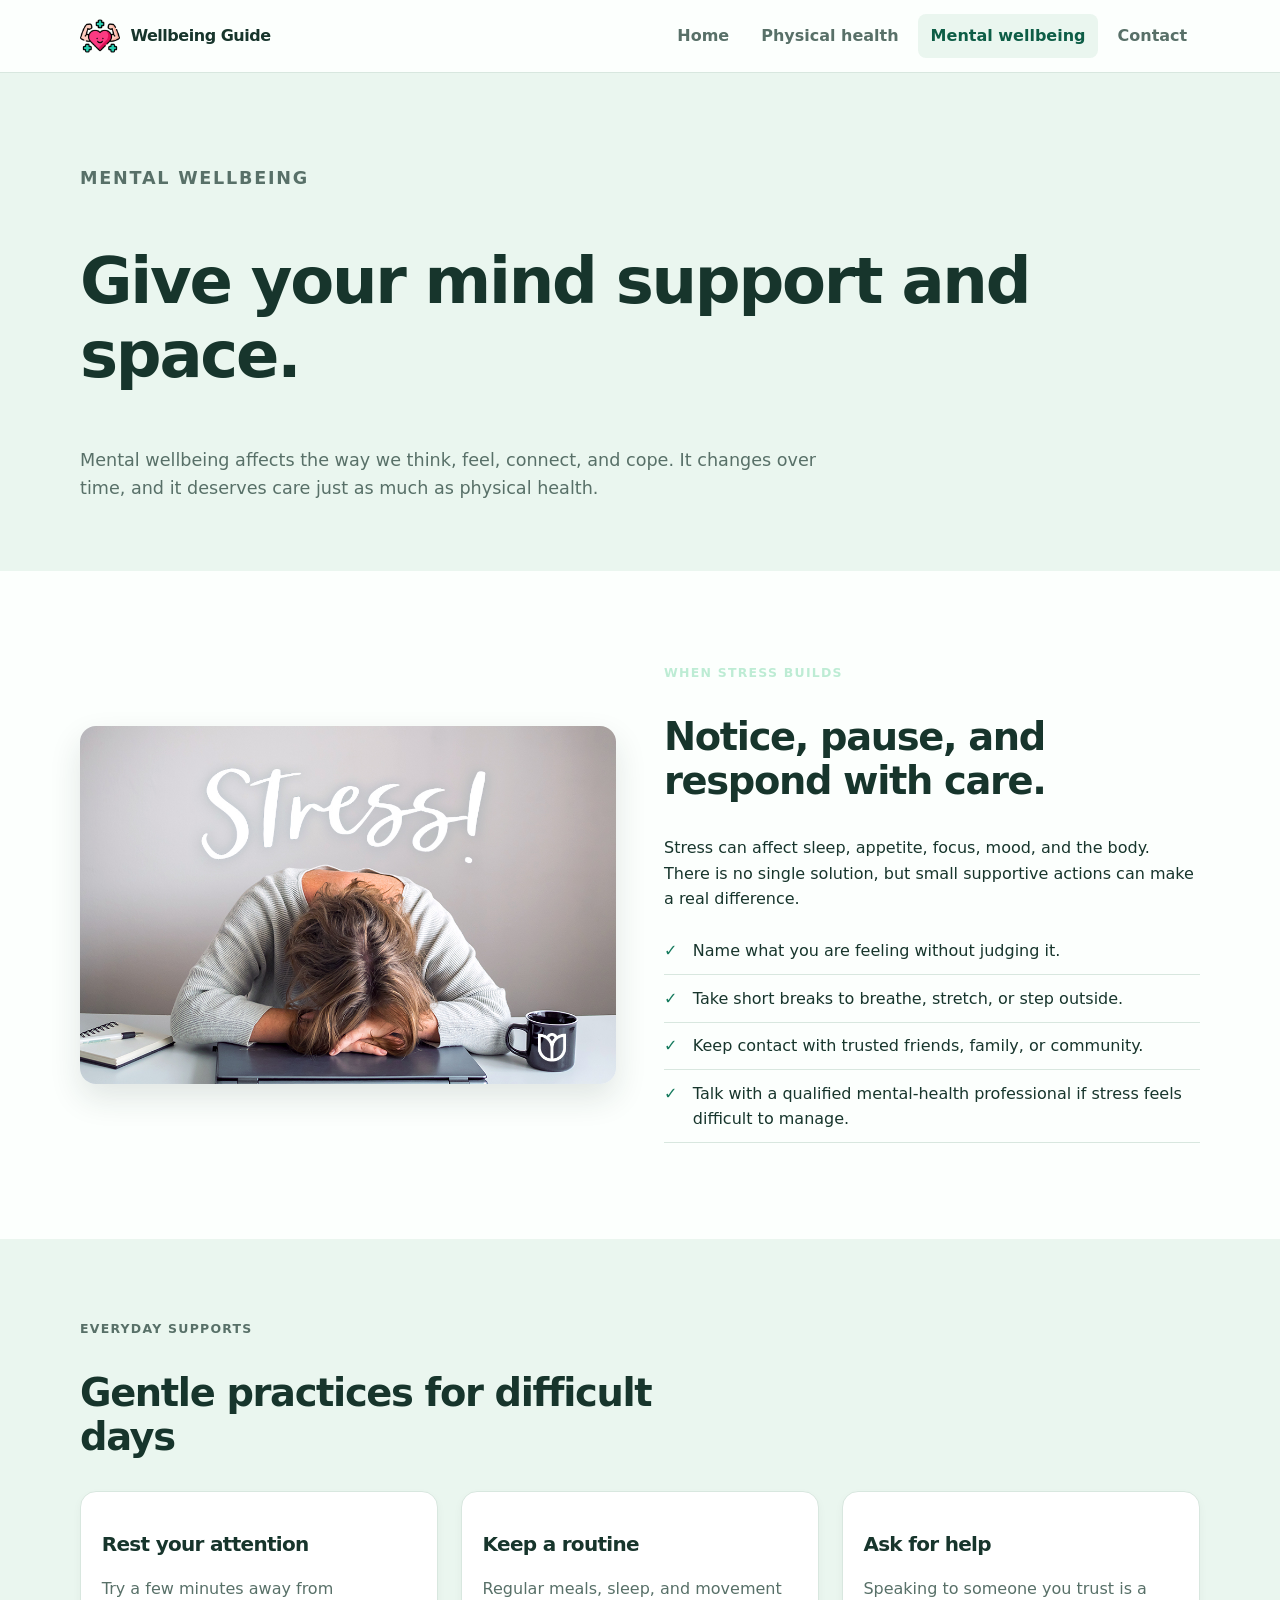
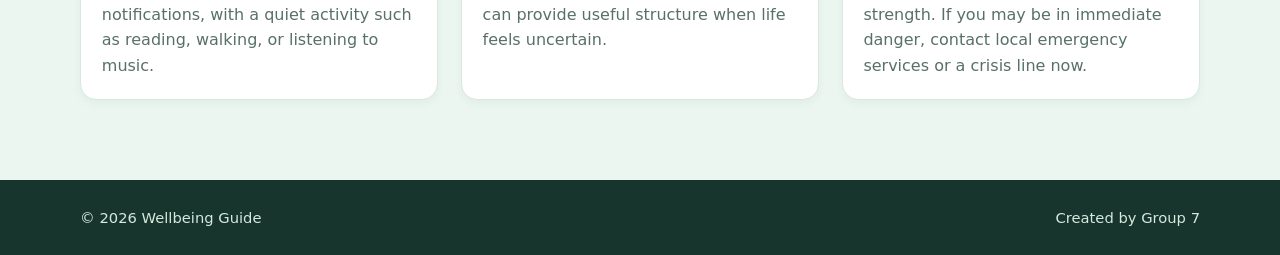
<file: pages/mental-wellbeing.html>
<!doctype html>
<html lang="en">
<head><meta charset="utf-8"><meta name="viewport" content="width=device-width, initial-scale=1"><meta name="description" content="Supportive mental wellbeing practices."><title>Mental Wellbeing | Wellbeing Guide</title><link rel="icon" href="../assets/images/better-health.png"><link rel="stylesheet" href="../assets/css/styles.css"><script src="../assets/js/main.js" defer></script></head>
<body>
<header class="site-header"><div class="container nav-wrap"><a class="brand" href="../index.html"><img src="../assets/images/better-health.png" alt="Healthy Lifestyle logo">Wellbeing Guide</a><button class="menu-toggle" aria-expanded="false" aria-controls="primary-navigation">Menu</button><nav><ul class="nav-list" id="primary-navigation"><li><a href="../index.html">Home</a></li><li><a href="physical-health.html">Physical health</a></li><li><a href="mental-wellbeing.html" aria-current="page">Mental wellbeing</a></li><li><a href="contact.html">Contact</a></li></ul></nav></div></header>
<main><section class="topic-hero"><div class="container"><p class="eyebrow">Mental wellbeing</p><h1>Give your mind support and space.</h1><p>Mental wellbeing affects the way we think, feel, connect, and cope. It changes over time, and it deserves care just as much as physical health.</p></div></section><section class="section"><div class="container split"><img src="../assets/images/stress (1).jpg" alt="A person taking a quiet moment"><div><p class="eyebrow">When stress builds</p><h2>Notice, pause, and respond with care.</h2><p>Stress can affect sleep, appetite, focus, mood, and the body. There is no single solution, but small supportive actions can make a real difference.</p><ul class="checklist"><li>Name what you are feeling without judging it.</li><li>Take short breaks to breathe, stretch, or step outside.</li><li>Keep contact with trusted friends, family, or community.</li><li>Talk with a qualified mental-health professional if stress feels difficult to manage.</li></ul></div></div></section><section class="section alt"><div class="container"><div class="section-heading"><p class="eyebrow">Everyday supports</p><h2>Gentle practices for difficult days</h2></div><div class="grid"><article class="card"><div class="card-body"><h3>Rest your attention</h3><p>Try a few minutes away from notifications, with a quiet activity such as reading, walking, or listening to music.</p></div></article><article class="card"><div class="card-body"><h3>Keep a routine</h3><p>Regular meals, sleep, and movement can provide useful structure when life feels uncertain.</p></div></article><article class="card"><div class="card-body"><h3>Ask for help</h3><p>Speaking to someone you trust is a strength. If you may be in immediate danger, contact local emergency services or a crisis line now.</p></div></article></div></div></section></main>
<footer class="site-footer"><div class="container footer-content"><span>© 2026 Wellbeing Guide</span><span>Created by Group 7</span></div></footer>
</body></html>
</file>
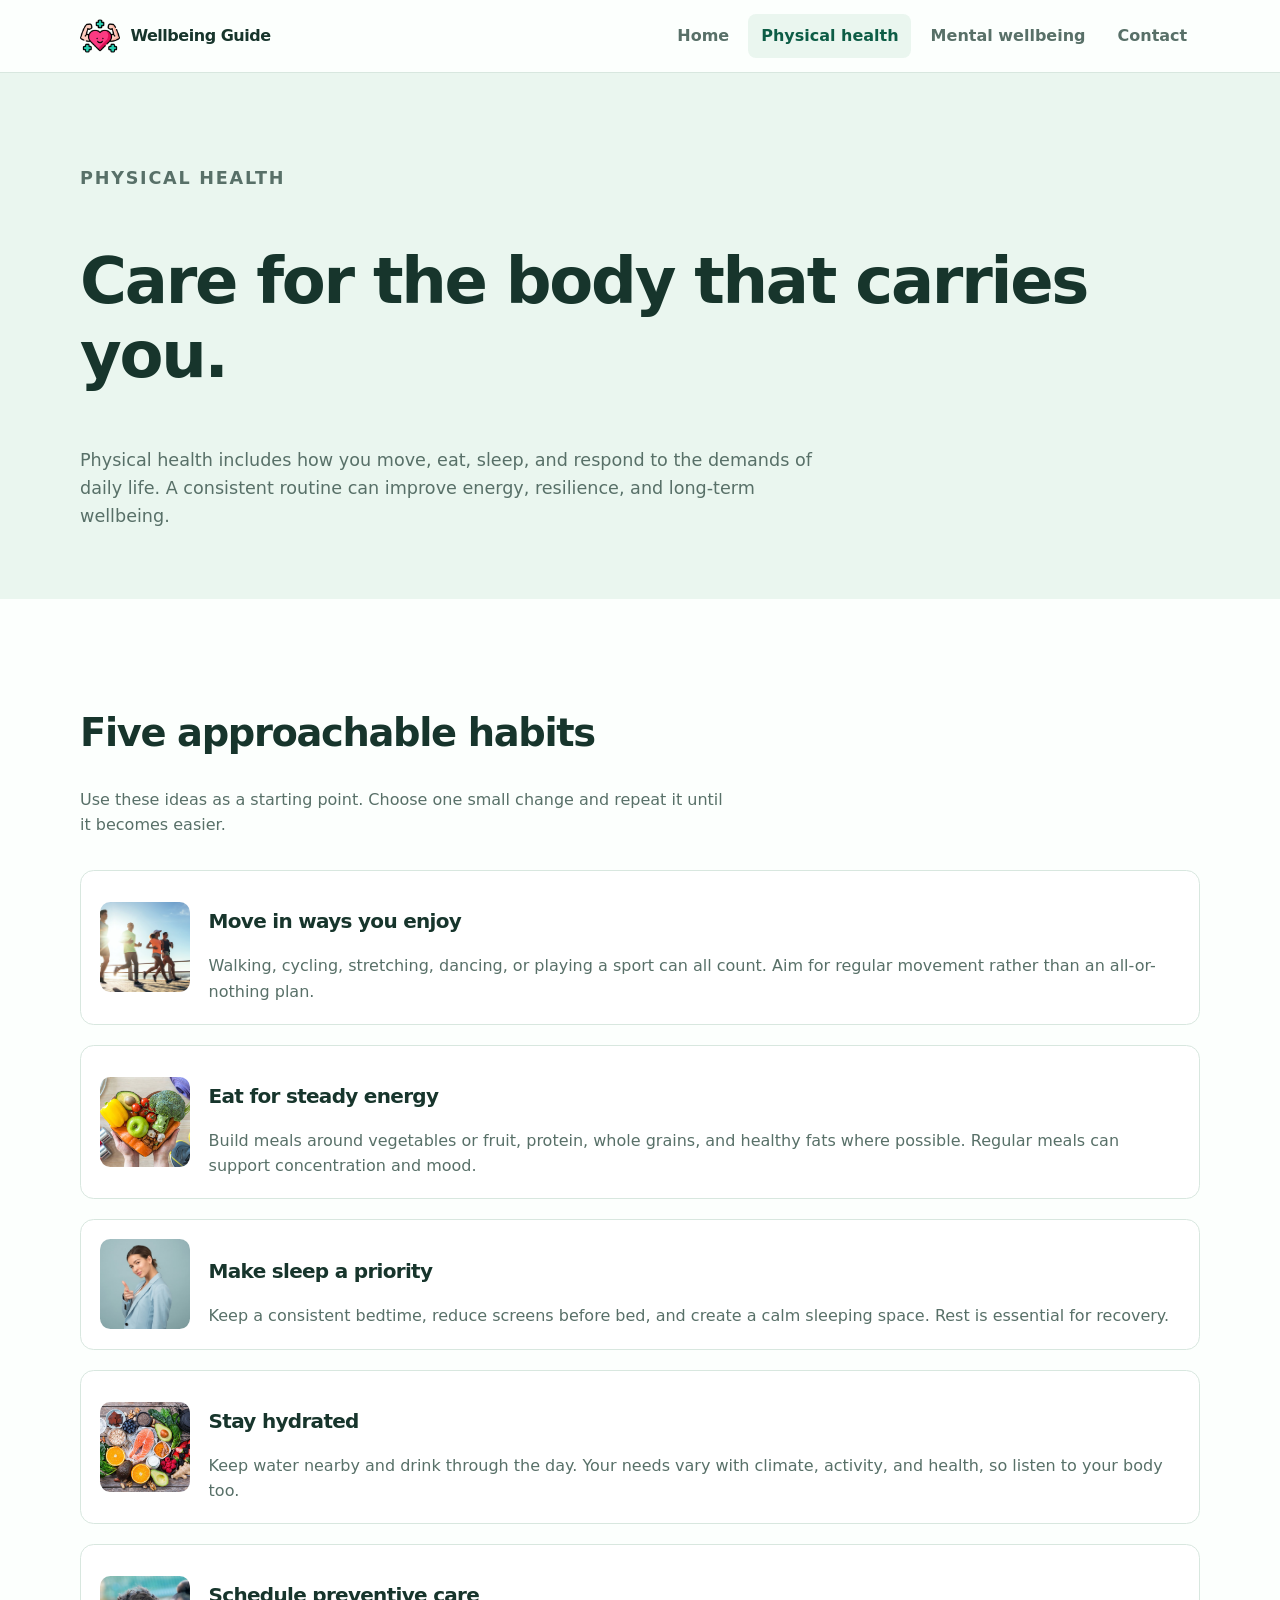
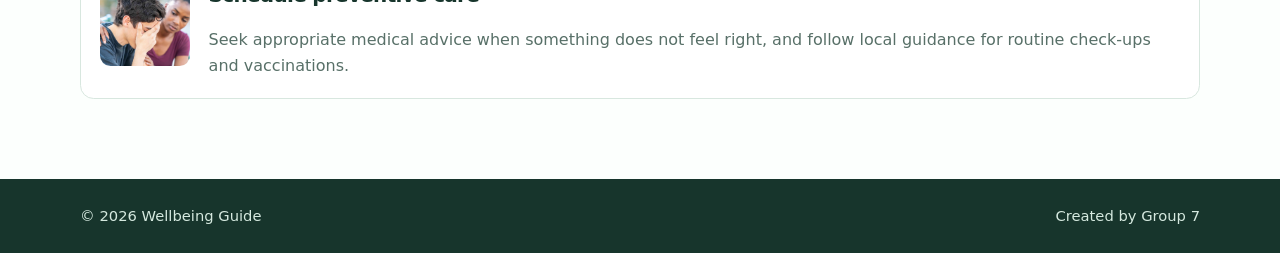
<file: pages/physical-health.html>
<!doctype html>
<html lang="en">
<head><meta charset="utf-8"><meta name="viewport" content="width=device-width, initial-scale=1"><meta name="description" content="Everyday physical health habits."><title>Physical Health | Wellbeing Guide</title><link rel="icon" href="../assets/images/better-health.png"><link rel="stylesheet" href="../assets/css/styles.css"><script src="../assets/js/main.js" defer></script></head>
<body>
<header class="site-header"><div class="container nav-wrap"><a class="brand" href="../index.html"><img src="../assets/images/better-health.png" alt="Healthy Lifestyle logo">Wellbeing Guide</a><button class="menu-toggle" aria-expanded="false" aria-controls="primary-navigation">Menu</button><nav><ul class="nav-list" id="primary-navigation"><li><a href="../index.html">Home</a></li><li><a href="physical-health.html" aria-current="page">Physical health</a></li><li><a href="mental-wellbeing.html">Mental wellbeing</a></li><li><a href="contact.html">Contact</a></li></ul></nav></div></header>
<main><section class="topic-hero"><div class="container"><p class="eyebrow">Physical health</p><h1>Care for the body that carries you.</h1><p>Physical health includes how you move, eat, sleep, and respond to the demands of daily life. A consistent routine can improve energy, resilience, and long-term wellbeing.</p></div></section><section class="section"><div class="container"><div class="section-heading"><h2>Five approachable habits</h2><p>Use these ideas as a starting point. Choose one small change and repeat it until it becomes easier.</p></div><div class="feature-list"><article class="feature"><img src="../assets/images/phy.jpg" alt="Person exercising"><div><h3>Move in ways you enjoy</h3><p>Walking, cycling, stretching, dancing, or playing a sport can all count. Aim for regular movement rather than an all-or-nothing plan.</p></div></article><article class="feature"><img src="../assets/images/eating.jpg" alt="Balanced meal"><div><h3>Eat for steady energy</h3><p>Build meals around vegetables or fruit, protein, whole grains, and healthy fats where possible. Regular meals can support concentration and mood.</p></div></article><article class="feature"><img src="../assets/images/way.jpg" alt="Person outdoors"><div><h3>Make sleep a priority</h3><p>Keep a consistent bedtime, reduce screens before bed, and create a calm sleeping space. Rest is essential for recovery.</p></div></article><article class="feature"><img src="../assets/images/food.jpg" alt="Healthy foods"><div><h3>Stay hydrated</h3><p>Keep water nearby and drink through the day. Your needs vary with climate, activity, and health, so listen to your body too.</p></div></article><article class="feature"><img src="../assets/images/men3.jpg" alt="Person relaxing"><div><h3>Schedule preventive care</h3><p>Seek appropriate medical advice when something does not feel right, and follow local guidance for routine check-ups and vaccinations.</p></div></article></div></div></section></main>
<footer class="site-footer"><div class="container footer-content"><span>© 2026 Wellbeing Guide</span><span>Created by Group 7</span></div></footer>
</body></html>
</file>
<file: assets/css/styles.css>
:root { --ink:#17352c; --muted:#587068; --brand:#157a5d; --brand-dark:#0d5d46; --soft:#eaf6ef; --surface:#fff; --line:#d8e7df; --shadow:0 14px 32px rgba(23,53,44,.12); }
* { box-sizing:border-box; }
html { scroll-behavior:smooth; }
body { margin:0; color:var(--ink); background:#fcfffd; font-family:Inter,system-ui,-apple-system,BlinkMacSystemFont,"Segoe UI",sans-serif; line-height:1.6; }
img { max-width:100%; display:block; }
a { color:inherit; }
.container { width:min(1120px, calc(100% - 2rem)); margin-inline:auto; }
.site-header { position:sticky; top:0; z-index:10; background:rgba(252,255,253,.96); border-bottom:1px solid var(--line); backdrop-filter:blur(12px); }
.nav-wrap { min-height:72px; display:flex; align-items:center; justify-content:space-between; gap:1rem; }
.brand { display:flex; align-items:center; gap:.65rem; text-decoration:none; font-weight:800; letter-spacing:-.03em; }
.brand img { width:40px; height:40px; object-fit:contain; }
.nav-list { display:flex; gap:.4rem; list-style:none; padding:0; margin:0; }
.nav-list a { display:block; padding:.55rem .8rem; text-decoration:none; border-radius:.5rem; font-weight:650; color:var(--muted); }
.nav-list a:hover,.nav-list a[aria-current="page"] { color:var(--brand-dark); background:var(--soft); }
.menu-toggle { display:none; border:1px solid var(--line); border-radius:.5rem; background:white; padding:.45rem .65rem; font:inherit; color:var(--ink); }
.hero { min-height:550px; display:grid; place-items:center; color:white; background:linear-gradient(90deg,rgba(9,54,40,.89),rgba(9,54,40,.42)),url("../images/b1.jpg") center/cover; }
.hero-content { max-width:720px; padding:5rem 0; }
.eyebrow { margin:0 0:.6rem; color:#bdecd4; letter-spacing:.1em; text-transform:uppercase; font-size:.78rem; font-weight:800; }
h1,h2,h3 { margin:0 0:.7rem; line-height:1.15; letter-spacing:-.035em; }
h1 { font-size:clamp(2.35rem,5vw,4.6rem); }
h2 { font-size:clamp(1.65rem,3vw,2.55rem); }
h3 { font-size:1.25rem; }
.hero p { font-size:1.1rem; max-width:62ch; }
.button { display:inline-block; margin-top:.8rem; padding:.75rem 1.05rem; border-radius:.55rem; text-decoration:none; font-weight:750; background:var(--brand); color:white; border:1px solid var(--brand); }
.button:hover { background:var(--brand-dark); border-color:var(--brand-dark); }
.button.secondary { background:transparent; color:var(--brand-dark); }
.section { padding:5rem 0; }
.section.alt { background:var(--soft); }
.section-heading { max-width:650px; margin-bottom:2rem; }
.section-heading p { color:var(--muted); margin:0; }
.grid { display:grid; grid-template-columns:repeat(3,1fr); gap:1.4rem; }
.card { border:1px solid var(--line); border-radius:1rem; overflow:hidden; background:var(--surface); box-shadow:0 4px 10px rgba(23,53,44,.04); }
.card img { width:100%; height:205px; object-fit:cover; }
.card-body { padding:1.3rem; }
.card p { color:var(--muted); margin:0; }
.card a { display:inline-block; margin-top:1rem; font-weight:750; color:var(--brand-dark); }
.split { display:grid; grid-template-columns:1fr 1fr; gap:3rem; align-items:center; }
.split img { width:100%; min-height:340px; object-fit:cover; border-radius:1rem; box-shadow:var(--shadow); }
.checklist { padding:0; list-style:none; }
.checklist li { padding:.65rem 0 .65rem 1.8rem; position:relative; border-bottom:1px solid var(--line); }
.checklist li::before { content:"✓"; position:absolute; left:0; color:var(--brand); font-weight:900; }
.topic-hero { padding:4.6rem 0 3.2rem; background:var(--soft); }
.topic-hero p { max-width:68ch; color:var(--muted); font-size:1.1rem; }
.feature-list { display:grid; gap:1.25rem; }
.feature { display:grid; grid-template-columns:90px 1fr; gap:1.15rem; align-items:center; padding:1.2rem; border:1px solid var(--line); border-radius:.85rem; background:white; }
.feature img { width:90px; height:90px; object-fit:cover; border-radius:.65rem; }
.feature p { margin:0; color:var(--muted); }
.contact-layout { display:grid; grid-template-columns:.85fr 1.15fr; gap:2rem; }
.contact-panel { background:var(--ink); color:white; padding:2rem; border-radius:1rem; }
.contact-panel p,.contact-panel a { color:#d5e9df; }
.contact-panel a { text-decoration:none; }
.contact-panel address { font-style:normal; display:grid; gap:1rem; margin-top:1.5rem; }
.form-card { padding:2rem; border:1px solid var(--line); border-radius:1rem; background:white; box-shadow:var(--shadow); }
label { display:block; margin:.85rem 0 .35rem; font-weight:700; }
input,textarea { width:100%; padding:.75rem; border:1px solid #aac6b9; border-radius:.45rem; font:inherit; color:var(--ink); }
textarea { min-height:145px; resize:vertical; }
input:focus,textarea:focus { outline:3px solid #bdecd4; border-color:var(--brand); }
.form-message { min-height:1.5em; color:var(--brand-dark); font-weight:700; }
.site-footer { padding:1.6rem 0; color:#d5e9df; background:var(--ink); }
.footer-content { display:flex; justify-content:space-between; gap:1rem; flex-wrap:wrap; font-size:.92rem; }
@media (max-width:760px) { .menu-toggle { display:block; } .nav-list { display:none; position:absolute; top:72px; left:1rem; right:1rem; padding:.5rem; flex-direction:column; background:white; border:1px solid var(--line); border-radius:.7rem; box-shadow:var(--shadow); } .nav-list.is-open { display:flex; } .grid,.split,.contact-layout { grid-template-columns:1fr; } .hero { min-height:500px; } .section { padding:3.5rem 0; } .feature { grid-template-columns:70px 1fr; } .feature img { width:70px; height:70px; } }
</file>
<file: css/navbar.css>
* {
    font-family: sans-serif;
    margin: 0;
    padding: 0;
    box-sizing: border-box;
}

body {
    background-color: bisque;
}

.logo{
margin-top: 1rem;
width: 60px;
border-radius: 40px;
margin-left: 2rem;
position: absolute;
}


.nav {
display: flex;
align-items: center;
background-color: skyblue;
padding: 3rem;
padding: 3rem;
width: 100%;
height: 60px;
}

.nav ul {
list-style-type: none;
margin-left: 43rem;
padding: 0;
overflow: hidden;
}

.nav ul li {
float: left;
margin-left: 20px;
}

.nav ul li a {
display: block;
color: white;
text-align: center;
border-radius: .5rem;
padding: 14px 16px;
text-decoration: none;
}

.nav ul li a:hover {
color:skyblue;
background-color: white;
}

.dropdown {
display: inline-block;
}

.dropdown-content {
display: none;
position: absolute;
background-color: skyblue;
min-width: 160px;
border: 10px;
z-index: 1;
}

.dropdown-content a {
color: white;
padding: 12px 16px;
display: block;
text-align: left;
}

.dropdown-content a:hover {
background-color: skyblue;
}

.dropdown:hover .dropdown-content {
display: block;
}
</file>
<file: css/style.css>
/*Home page*/
.bimage{
  min-height: 100vh;
    width: 100%;
    background-image: linear-gradient(
        rgba(174, 178, 195, 0.7),
        rgba(190, 195, 214, 0.7)
    ),url("images/b1.jpg");
    background-position: center;
    background-size: cover;
    position: relative;
}
.text-box{
    width: 90%;
    position: absolute;
    top: 50%;
    left: 50%;
    transform: translate(-50%,-50%);
    text-align: center;
  }
 
  .text-box h1{
    font-size: 62px;
    text-transform: uppercase;
  }
 
  .text-box p{
    font-size: 18px;
    padding: 10px 0 40px;
  }
.text-box a{
    color:black;
 }
  .hero-btn{
    display: inline-block;
    text-decoration: none;
    border: 1px solid red;
    padding: 12px 34px;
    background: transparent;
    position: relative;
    cursor: pointer;
    transition: 1s;
  }
 
  .hero-btn:hover{
    background: #f44336;
    border: 1px solid #f44336;
  }
  .offer{
    width: 80%;
    margin: auto;
    text-align: center;
    padding-top: 50px;
  }
 
  .offer h1{
    font-size: 36px;
    font-weight: 600;
  }
 
  .offer p{
    color: #5a4a4a;
    font-size: 14px;
    font-weight: 300;
    line-height: 22px;
    padding-top: 10px;
  }
 
  .row{
    margin-top: 5%;
    display: flex;
    justify-content: space-between;
  }
 
  .offer-col{
    flex-basis: 31%;
    background: rgba(238,177,177,0.7);
    border-radius: 10px;
    padding: 20px 12px;
    box-sizing: border-box;
    text-align: center;
    margin-bottom: 5%;
    transition: 0.5s;
  }
 
  .offer-col h3{
    text-align: center;
    font-weight: 600;
    margin: 10px 0;
  }
 
  .offer-col:hover{
    box-shadow: 0 0 20px 0px rgba(0,0,0,0.2);
  }
  .footer{
    background-color: lightblue;
    border-top: var(--border-color);
    position: relative;
    bottom: 0; left: 0; right: 0;
    text-align: center;
    font-size: 1.3rem;
    padding: 1rem 1rem;
    color:var(--text-color);
    margin-top: 1rem;
    z-index: 1000;
    font-size: 12px;
  }
  .footer span{
    color: white;
    font-size: 15px;
  }
/*About-Page*/
.head{
    margin-top: 20px;
    text-align: center;
    background-color:lightgreen;
    text-transform: uppercase;
    height: 50px;
    padding: 5px;
}

#main-text{
    border:1px solid black;
    height: 150px;
    margin-top: 3rem;
    margin-left: 2rem;
    padding: 30px;
    width: 95%;
    border-radius: .5rem;
    box-shadow: rgb(127, 217, 255);
    background-color: white;
    margin-bottom: 2rem;
}
#main-text p{
    text-align: justify;
    padding: 12px 14px;
}
.articles{
    width: 70%;
}
article {
    position: relative;
    border-radius: 16px;
    box-shadow: none;
    background: #fff;
    transform-origin: center;
    transition: all 0.4s ease-in-out;
    overflow: hidden;
    margin-bottom: 50px;
  }
  

  
  article h2 {
    margin: 0 0 18px 0;
    font-family: "Bebas Neue", cursive;
    font-size: 1.9rem;
    letter-spacing: 0.06em;
    color: var(--title-color);
    transition: color 0.3s ease-out;
  }
  
  figure {
    margin: 0;
    padding: 0;
    aspect-ratio: 16 / 9;
    overflow: hidden;
  }
  
  article img {
    max-width: 100%;
    transform-origin: center;
    transform: scale(var(--img-scale));
    transition: transform 0.4s ease-in-out;
  }
  
  .article-body {
    padding: 24px;
  }
  
  article:has(:hover, :focus) {
    --img-scale: 1.1;
    box-shadow: rgba(0, 0, 0, 0.16) 0px 10px 36px 0px, rgba(0, 0, 0, 0.06) 0px 0px 0px 1px;
  }
  .articles {
    display: grid;
    max-width: 1200px;
    margin-inline: auto;
    padding-inline: 1rem;
    grid-template-columns: repeat(auto-fill, minmax(320px, 1fr));
    gap: 2rem;
  }
.btn{
    margin-top: 3rem;
    padding: .5rem 1.5rem;
    background-color: rgb(65, 63, 60);
    border-radius: .5rem;
    text-decoration: none;
    color: aliceblue;
}
.btn:hover{
    background-color: aliceblue;
    color: rgb(65, 63, 60);
}
/*physical Health*/

.phead h1{
    font-size: 40px;
    position: relative;
    left: 35px;
    top: 30px;
}
.phead span{
    font-family: mv boli;
    color:brown;
}
#pbody{
  width: auto;
    margin-top: 40px;
    display: flex;
    align-items: center;
}
#pbody p{
    padding: 20px 20px;
    text-align: justify;
    font-size: 20px;
}
img{
    float: left;
    border-radius: 10px;
}
#fact{
    margin-left: 30px;
    margin-top: 30px;
}
#fact h2{
    margin-bottom: 20px;
}
.container{
	display:flex;
	justify-content:center;
	align-items:center;
}
.card{
	width:325px;
	margin:20px;
	border-radius:10px;
	box-shadow:0 0 10px rgba(0,0,0,0.2);
	overflow:hidden;
	transition:transform 0.4s ease;
}
.card:hover{ 
	transform:scale(1.05);
}
.card-image{
	width:100%;
}
.card-image img{
	width:100%;
	height:auto;
}
.content h3{
	font-size:26px;
	margin-bottom:10px;
}
.content p{
	font-size:16px;
	margin-bottom:20px;
	color:#666;
}
.content .button{
	display:inline-block;
	padding:10px 20px;
	background-color:#007bff;
	color:#fff;
	text-decoration:none;
	border-radius:4px;
	transition: transform 0.3s ease;
}
.content .button:hover{
	background-color:#0056b3;
}
/*References page*/
.bor{
  margin: auto;
}
.link{
  border: 1px solid;
  box-shadow: 7px 7px 7px darkblue;
}
.link h1{
  text-align: center;
  font-size: 2rem;
  color: #f44336;
  margin-top: 3rem;
}
.link ol{
  margin-left: 4rem;
  margin-top: 3rem;
}
.link ol li{
  font-size: 20px;
  padding: 12px;
}
.link ol li a:hover{
  color: red;
}
footer{
  font-size:0.75em;
  font-style:oblique;
  text-align:center;
  background-color: skyblue;
}
</file>
<file: css/contact.css>
body{
    background-color: bisque;
    font-family: sans-serif;
}
.contact{
    margin-left: 4rem;
    padding: 20px 14px;
}
.address{
    margin: 20px 10px;
}
.phone{
    margin: 20px 10px;
}
.email{
    margin: 20px 10px;
}
.contact  i{
    font-size: 30px;
    color: blueviolet;
}
.box{
    box-sizing: border-box;
    border-radius: 10px;
    padding: 12px 16px;
    border: 1px solid;
    margin: 10px 20px;
}
.image{
    border-radius: 20px;
    margin-left: 2rem;
}
figcaption{
    font-size: 30px;
    margin-left: 4rem;
    font-family: Arial;
    font-weight: bold;
    text-transform: uppercase;
}
.post{
    margin-left: 460px;
    margin-top: -380px;
}
.footer{
    background-color: lightblue;
    border-top: var(--border-color);
    position: relative;
    bottom: 0; left: 0; right: 0;
    text-align: center;
    font-size: 1.3rem;
    padding: 1rem 1rem;
    color:var(--text-color);
    margin-top: 1rem;
    z-index: 1000;
    font-size: 12px;
  }
  .footer span{
    color: white;
    font-size: 15px;
  }
</file>
<file: css/mental.css>
section .main{
        display: flex;
        align-items: center;
        justify-content: space-around;
        position: relative;
        top: 120px;
    }
    
    section .main .men_text h1{
        font-size: 60px;
        position: relative;
        top: -200px;
        left: 20px;
    }
    section .main .men_text h1 span{
        margin-left: 15px;
        color: #fac031;
        font-family: mv boli;
        line-height: 22px;
        font-size: 70px;
    }
    section .main img{
        width: 700px;
        position: relative;
        left: 70px;
        border-radius: 10px;
    }
    
    section p{
        width: 650px;
        text-align: justify;
        position: relative;
        left: 120px;
        top: -250px;
        bottom: 130px;
        line-height: 22px;
        font-size: 1.2em;
    }
    section .main_b{
        background: #fac031;
        position: relative;
        top:-220px;
        left: 120px;
        bottom: 30px;
        width: 100px;
        cursor: pointer;
        padding: 12px 16px;
    
    }
    section .main_b a{
        color: #fff;
        margin-right: 7px;
        text-decoration: none;
    }
</file>
<file: css/phy1.css>
*{
    margin: 0;
  }
  
  .bg {
    margin-bottom: 3rem;
  }
  #img{
    margin-top: 40px;
    display: flex;
}
.row {
    display: flex;
    align-items: center;
    margin-left: 3rem;
    margin-bottom: 2rem;
    box-sizing: border-box;
    border-radius: 10px;
    border: 1px solid;
    background-color: white;
}

.row .image img {
    width: 20rem;
    height: 20rem;
    border-radius: 10px 0;
}

.row .content {
    text-align: justify;
}

 .row .content h2{
    text-transform: capitalize;
    font-size: 1.8rem;
    padding: 0 14px;
    text-transform: uppercase;
}

 .row .content p{
    line-height: 2;
    font-size: 1.3rem;
    padding: 12px 14px;
}
.footer{
    background-color: lightblue;
    border-top: var(--border-color);
    position: relative;
    bottom: 0; left: 0; right: 0;
    text-align: center;
    font-size: 1.3rem;
    padding: 1rem 1rem;
    color:var(--text-color);
    margin-top: 1rem;
    z-index: 1000;
    font-size: 12px;
  }
  .footer span{
    color: white;
    font-size: 15px;
  }
</file>
<file: css/phy.css>
section .main{
  display: flex;
  align-items: center;
  justify-content: space-around;
  position: relative;
  top: 120px;
}


section .main .men_text h1{
  font-size: 50px;
  position: relative;
  top: -210px;
  left: 20px;
}
section .main .men_text h1 span{
  margin-left: 15px;
  color: #fac031;
  font-family: mv boli;
  line-height: 22px;
  font-size: 50px;
}
section .main img{
  width: 700px;
  position: relative;
  left: 70px;
  border-radius: 10px;
  top: -100px;
}
section p{
  width: 650px;
  text-align: justify;
  position: relative;
  left: 120px;
  top: -180px;
  bottom: 130px;
  line-height: 22px;
  font-size: 1.2em;
}
section .main_b{
  background: #fac031;
  position: relative;
  top:-220px;
  left: 120px;
  bottom: 30px;
  width: 100px;
  cursor: pointer;
  padding: 12px 16px;

}
section .main_b a{
  color: #fff;
  margin-right: 7px;
  text-decoration: none;
}

.title{
  text-align: center;
  margin-bottom: 1rem;
  margin-top: -120px;

}

.articles{
  width: 60%;
}
article {
  position: relative;
  border-radius: 16px;
  box-shadow: none;
  background: #fff;
  transform-origin: center;
  transition: all 0.4s ease-in-out;
  overflow: hidden;
  margin-bottom: 50px;

}



article h2 {
  margin: 0 0 18px 0;
  font-family: "Bebas Neue", cursive;
  font-size: 1.9rem;
  letter-spacing: 0.06em;
  color: var(--title-color);
  transition: color 0.3s ease-out;
}

figure {
  margin: 0;
  padding: 0;
  aspect-ratio: 16 / 9;
  overflow: hidden;
}

article img {
  max-width: 100%;
  transform-origin: center;
  transform: scale(var(--img-scale));
  transition: transform 0.4s ease-in-out;
}

.article-body {
  padding: 24px;
}

article:has(:hover, :focus) {
  --img-scale: 1.1;
  box-shadow: rgba(0, 0, 0, 0.16) 0px 10px 36px 0px, rgba(0, 0, 0, 0.06) 0px 0px 0px 1px;
}


.articles {
  display: grid;
  max-width: 1200px;
  margin-inline: auto;
  padding-inline: 1rem;
  grid-template-columns: repeat(auto-fill, minmax(320px, 1fr));
  gap: 2rem;
}
.btn{
  margin-top: 3rem;
  padding: .5rem 1.5rem;
  background-color: rgb(65, 63, 60);
  border-radius: .5rem;
  text-decoration: none;
  color: aliceblue;
}
.btn:hover{
  background-color: aliceblue;
  color: rgb(65, 63, 60);
}
</file>
<file: css/review.css>
.reviews .heading{
    margin: 3rem;
}
.reviews .box-container{
    margin-top: 3rem;
    display: grid;
    grid-template-columns: repeat(auto-fit, minmax(25rem, 1fr));
    gap: 1.5rem;
    align-items: flex-start;
    justify-content: center;
    margin-left: 3rem;
}

.reviews .box-container .box{
    width: 25rem;
    border-radius: .5rem;
    padding: 2rem;
    background-color: lightsalmon;
}
.reviews .box-container .box p{
    font-size: 1rem;
    color: var(--accent-color);
    margin-bottom: 1rem;
}

.reviews .box-container .box .user{
    display: flex;
    align-items: center;
    gap: 1rem;
    color: var(--text-color);
}

.reviews .box-container .box .user img {
    height: 5rem;
    width: 5rem;
    border-radius: 50%;
    object-fit: cover;
    margin-bottom: .5rem;
}

.reviews .box-container .box .user h3{
    font-size: 1.3rem;
}

.reviews .box-container .box .user .stars{
    font-size: 1rem;
}
.footer{
    background-color: lightblue;
    border-top: var(--border-color);
    position: relative;
    bottom: 0; left: 0; right: 0;
    text-align: center;
    font-size: 1.3rem;
    padding: 1rem 1rem;
    color:var(--text-color);
    margin-top: 1rem;
    z-index: 1000;
    font-size: 12px;
  }
  .footer span{
    color: white;
    font-size: 15px;
  }
</file>
